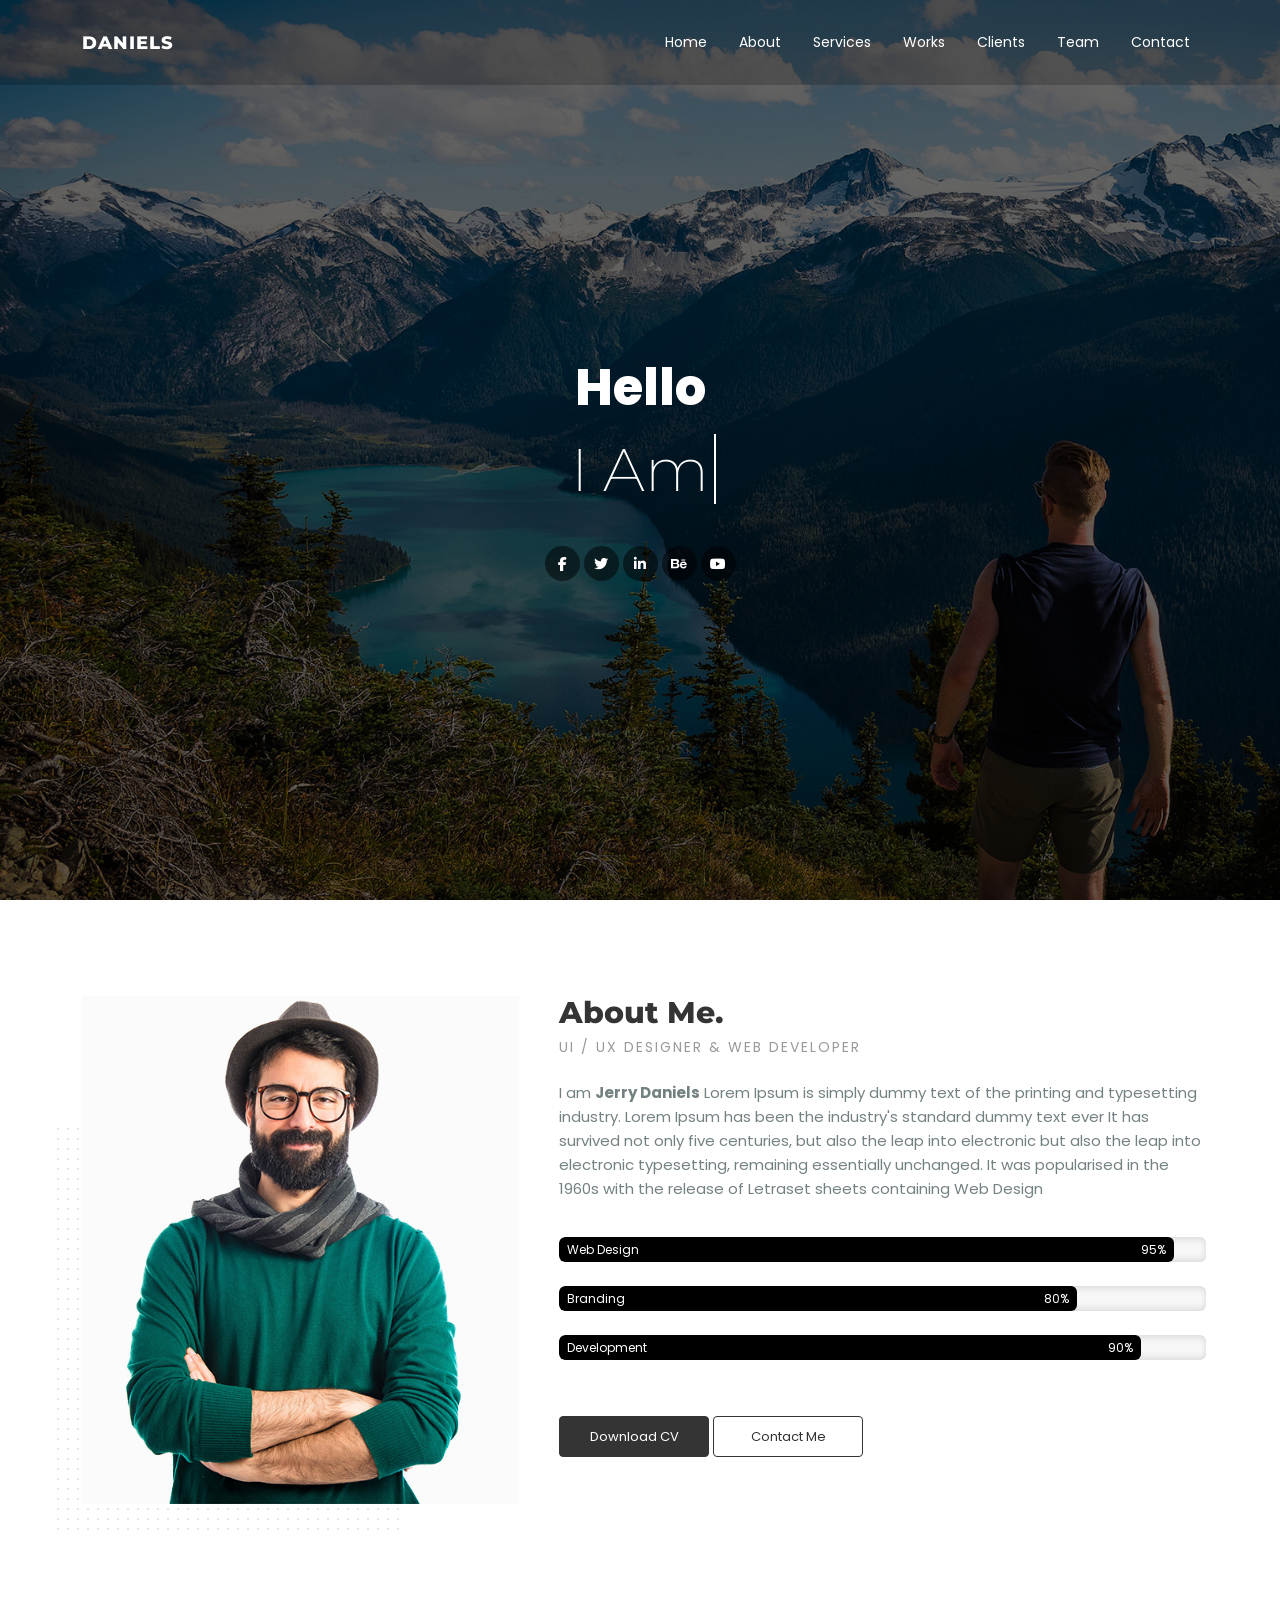
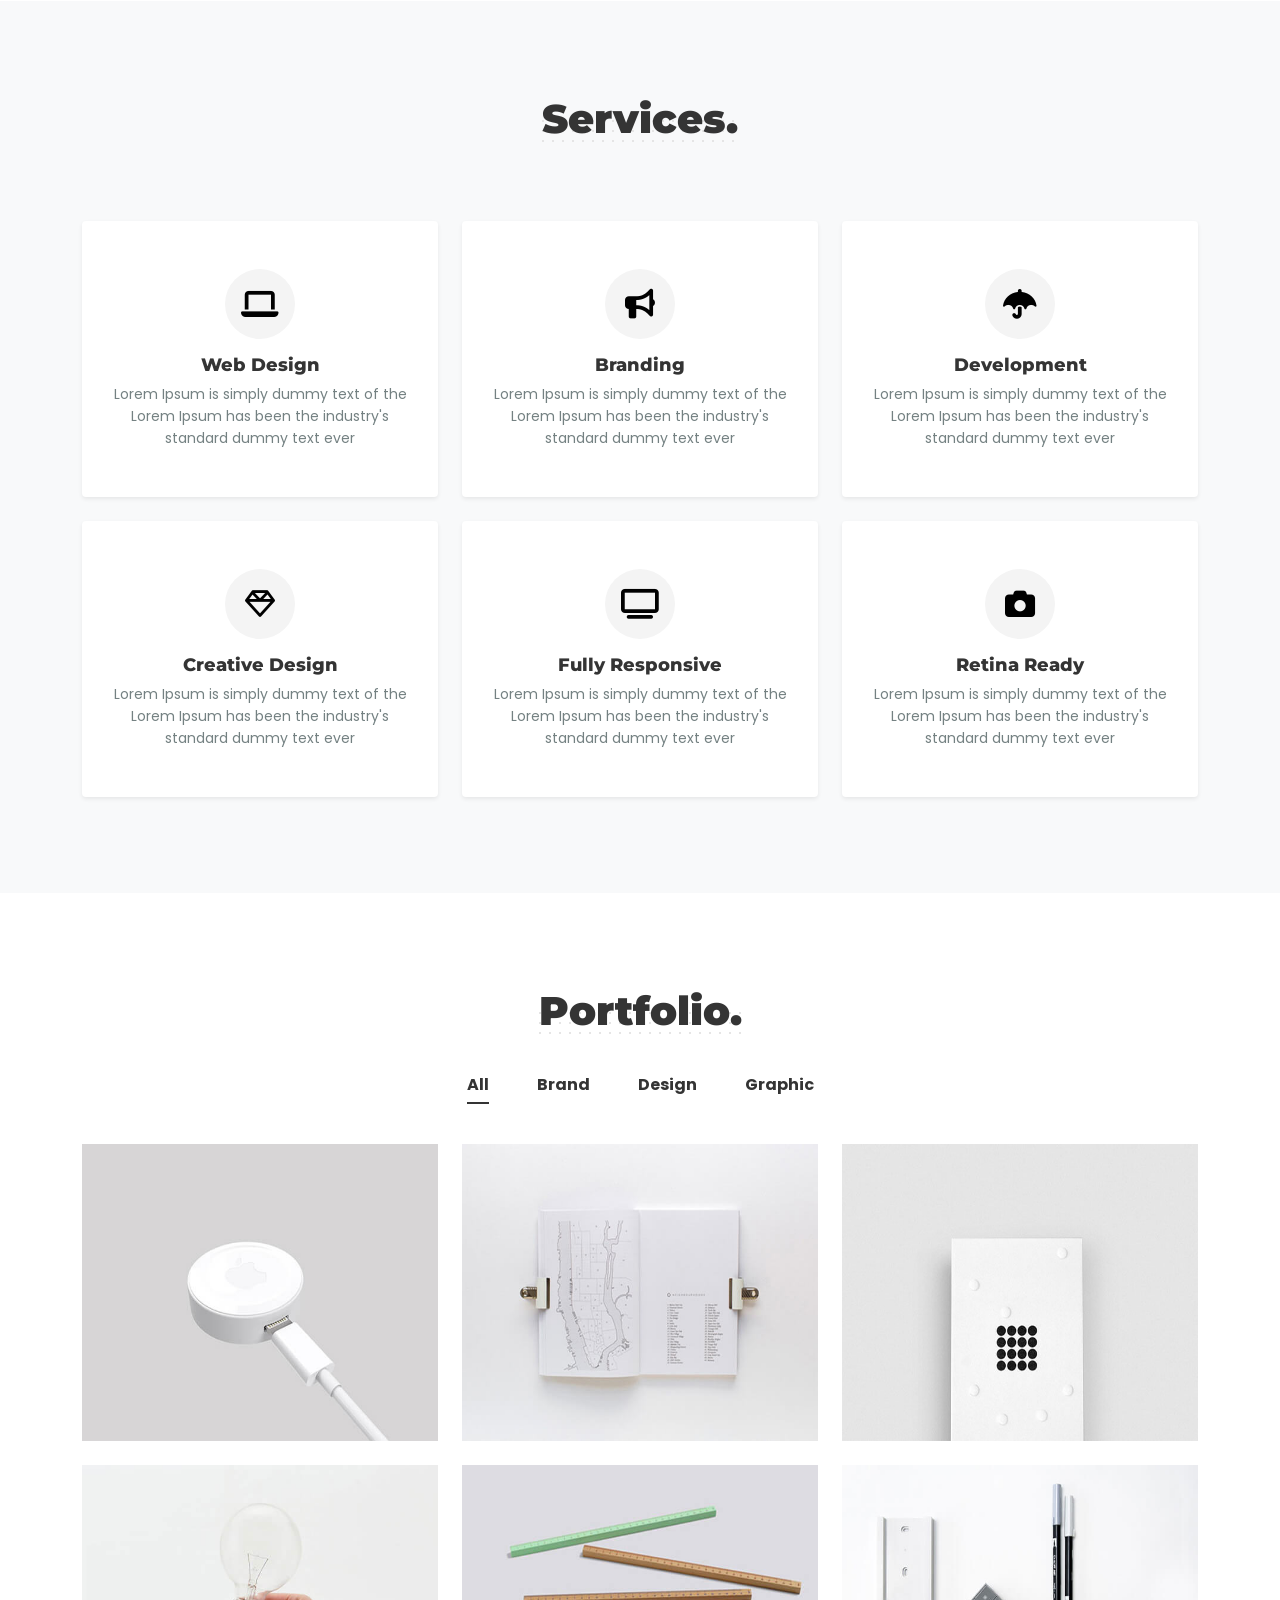
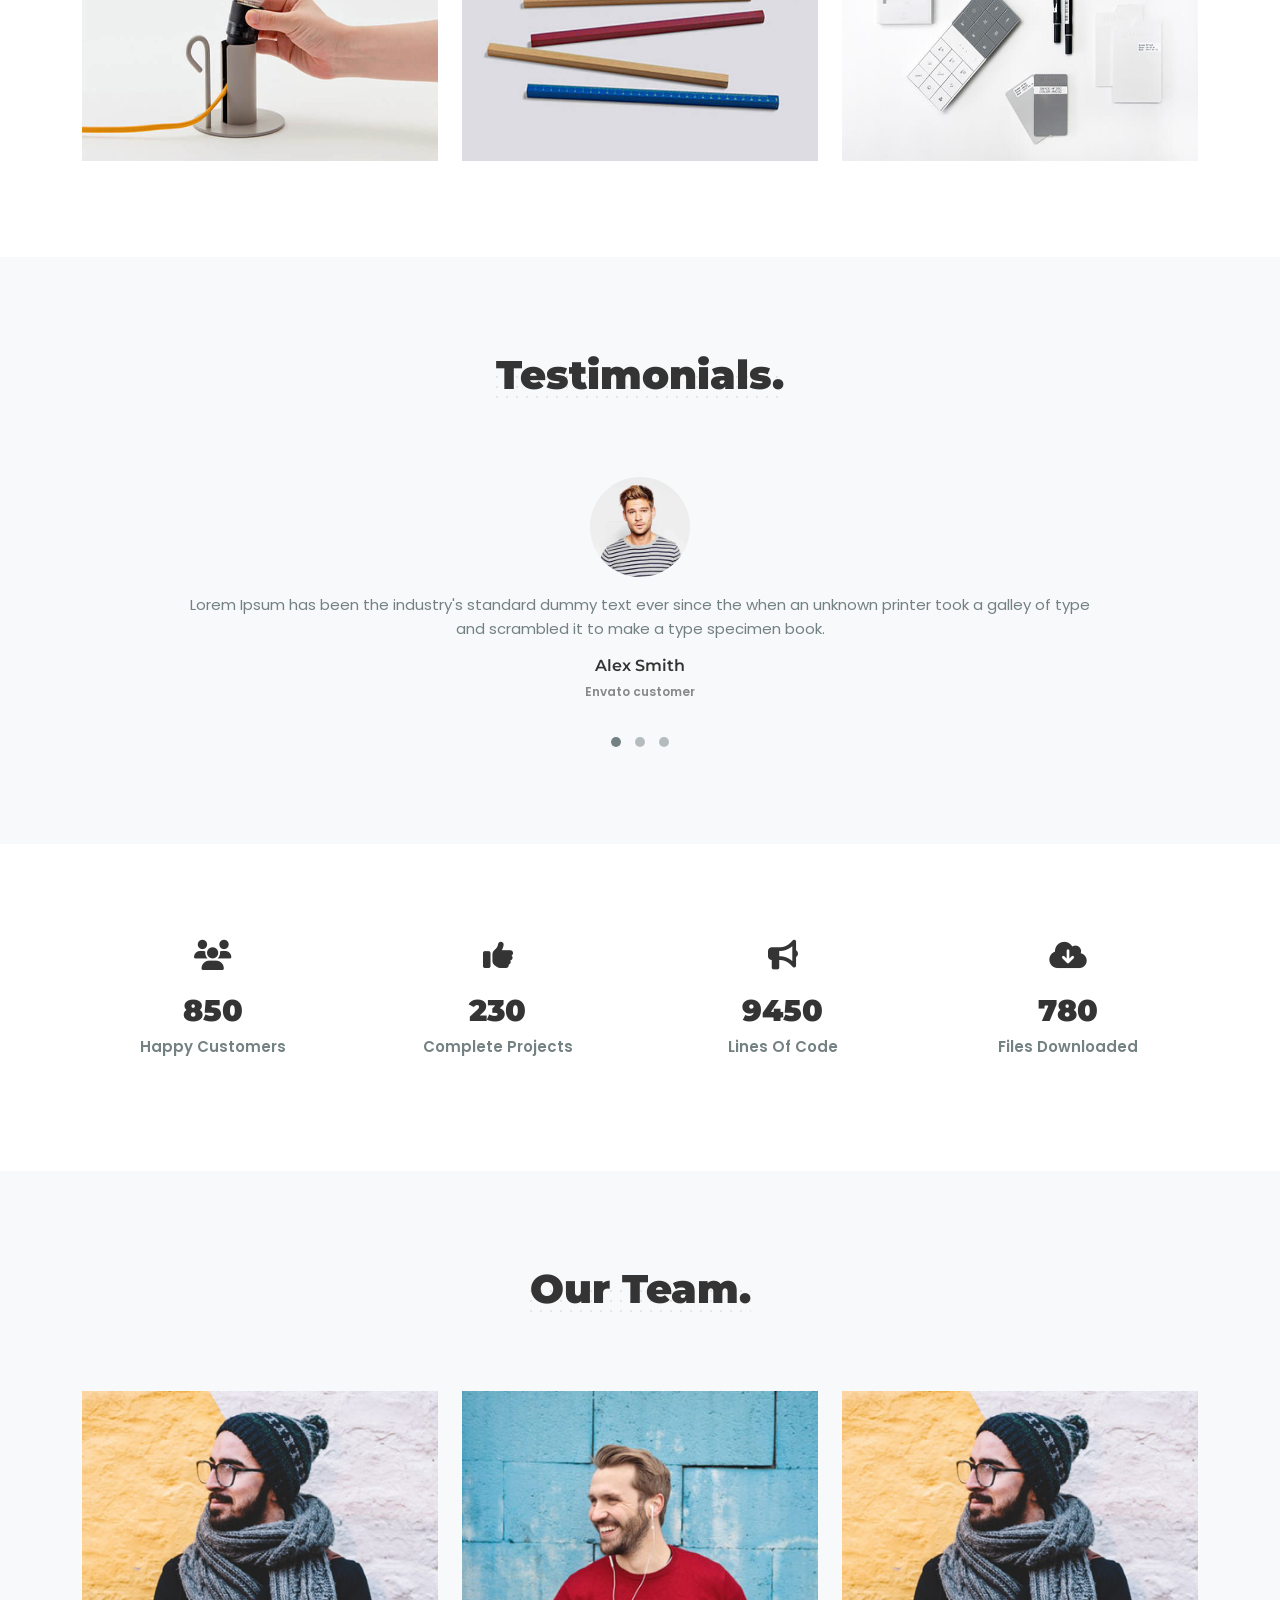
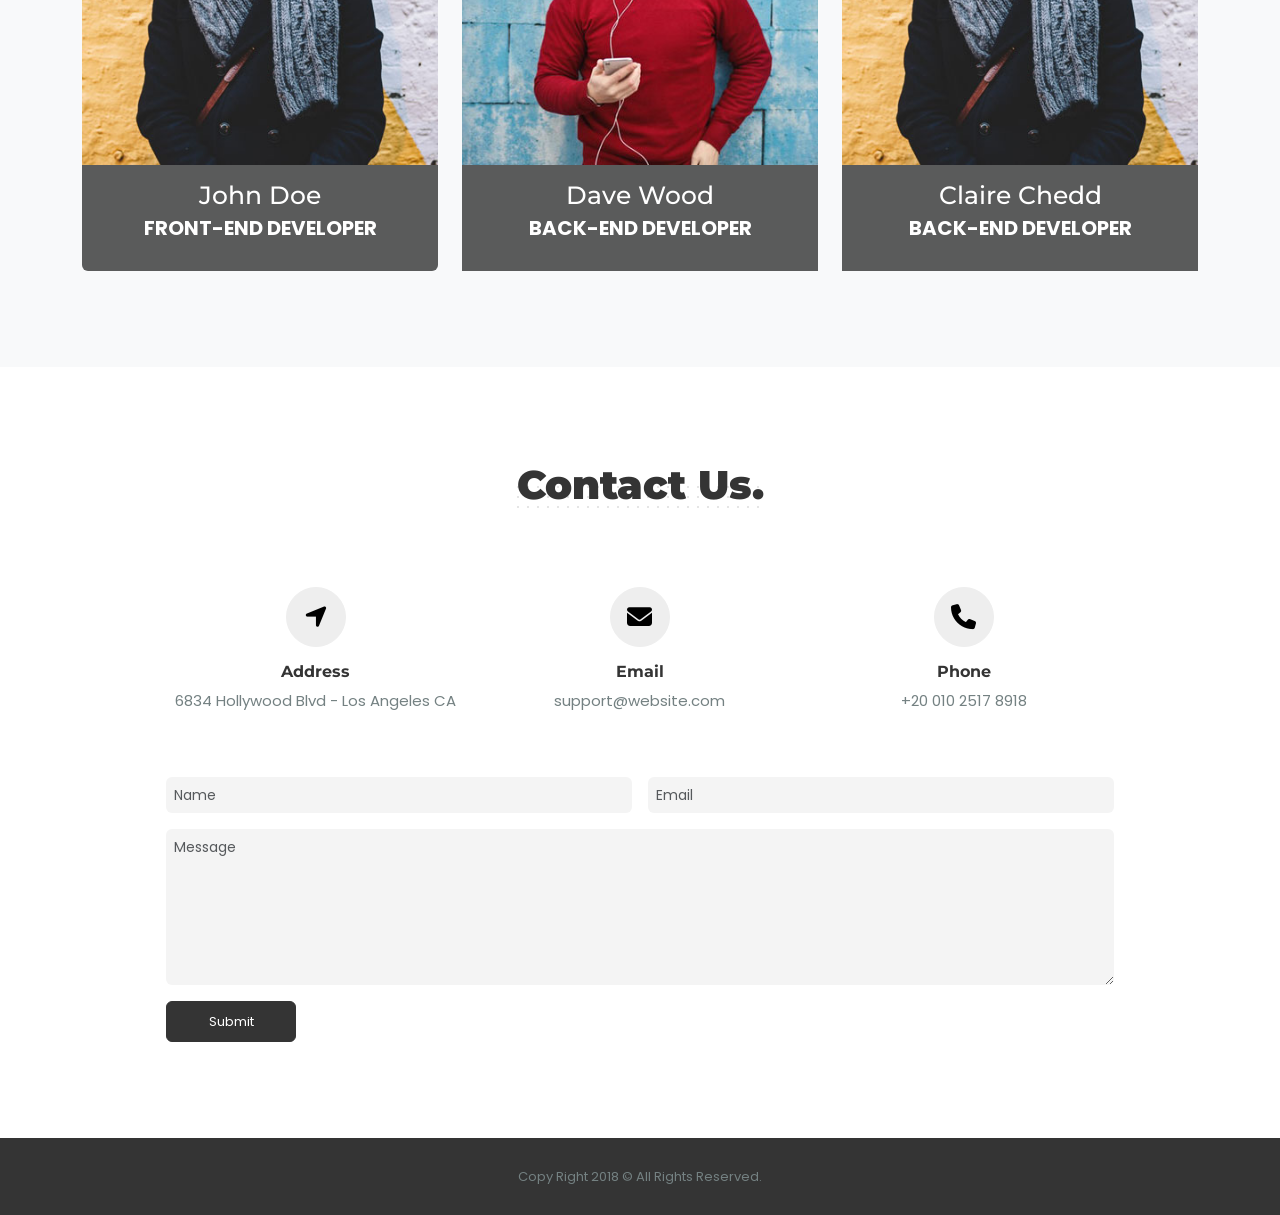
<file: index.html>
<html>
    <head>
        
        <link rel="shortcut icon" href="./imgs/favicon.ico" type="image/x-icon">
        <title>Daniels</title>
        <link rel="preconnect" href="https://fonts.googleapis.com">
        <link rel="preconnect" href="https://fonts.gstatic.com" crossorigin>
        <link href="https://fonts.googleapis.com/css2?family=Montserrat:ital,wght@0,100..900;1,100..900&family=Poppins:ital,wght@0,100;0,200;0,300;0,400;0,500;0,600;0,700;0,800;0,900;1,100;1,200;1,300;1,400;1,500;1,600;1,700;1,800;1,900&display=swap" rel="stylesheet">
        <link rel="stylesheet" href="./css/all.min.css">
        <link rel="stylesheet" href="./css/bootstrap.min.css">
        <link rel="stylesheet" href="./css/style.css">

    </head>
    <body data-bs-spy="scroll" data-bs-target="#navbar-scroll" tabindex="0">
        <div class="loader d-flex justify-content-center align-items-center position-fixed top-0 start-0 end-0 bottom-0 bg-transparent z-2">
            <div class="first-spinner-container position-absolute z-2 bg-white top-0 start-0 end-0 h-50"></div>
            <div class="second-spinner-container position-absolute z-2 bg-white bottom-0 start-0 end-0 h-50"></div>
            <div class=" spinner-border position-absolute z-3" role="status">
              <span class="visually-hidden">Loading...</span>
            </div>
        </div>
        <nav class="navbar navbar-expand-lg bg-nav-color fixed-top top-0 start-0 w-100 z-1" data-bs-theme="dark" >
            <div class="container py-3">
              <a class="logo navbar-brand text-uppercase py-0" href="#">
                Daniels
              </a>
              <button class="navbar-toggler py-sm-4 " type="button" data-bs-toggle="collapse" data-bs-target="#navbarSupportedContent" aria-controls="navbarSupportedContent" aria-expanded="false" aria-label="Toggle navigation">
                <i class="fa-solid fa-bars text-white fa-xl"></i>
              </button>
              <div class="collapse navbar-collapse " id="navbarSupportedContent">
                <ul class="navbar-nav ms-auto mb-2 mb-lg-0 gap-3" id="navbar-scroll">
                  <li class="nav-item d-flex justify-content-center">
                    <a class="nav-link  position-relative active" aria-current="page" href="#home">Home</a>
                  </li>
                  <li class="nav-item d-flex justify-content-center">
                    <a class="nav-link position-relative" href="#about">About</a>
                  </li>
                  <li class="nav-item d-flex justify-content-center">
                    <a class="nav-link position-relative" href="#services">Services</a>
                  </li>
                  <li class="nav-item d-flex justify-content-center">
                    <a class="nav-link position-relative" href="#works">Works</a>
                  </li>
                  <li class="nav-item d-flex justify-content-center">
                    <a class="nav-link position-relative" href="#clients">Clients</a>
                  </li>
                  <li class="nav-item d-flex justify-content-center">
                    <a class="nav-link position-relative" href="#team">Team</a>
                  </li>
                  <li class="nav-item d-flex justify-content-center">
                    <a class="nav-link position-relative" href="#contact">Contact</a>
                  </li>
                  
                </ul>
              </div>
            </div>
        </nav>
        <section id="home">
            <div class="container-fluid hero-img position-relative top-0 z-n1">
                <div class="layer z-n1"></div>
                <div class="container d-flex flex-wrap align-items-center justify-content-center h-100">
                    <div class="hero-content text-center text-white">
                        <p class="mb-2 pt-5">Hello</p>
                        <h1 class="mb-0 text-capitalize position-relative z-0"> i am <span></span></h1>
                        <div class="social-icons">
                          <ul class="d-flex justify-content-center align-items-center gap-1 list-unstyled ">
                              <li class="bg-black bg-opacity-50 rounded-circle fa-sm"><a href="#"><i class="fa-brands fa-facebook-f text-white"></i></a></li>
                              <li class="bg-black bg-opacity-50 rounded-circle fa-sm"><a href="#"><i class="fa-brands fa-twitter text-white"></i></a></li>
                              <li class="bg-black bg-opacity-50 rounded-circle fa-sm"><a href="#"><i class="fa-brands fa-linkedin-in text-white"></i></a></li>
                              <li class="bg-black bg-opacity-50 rounded-circle fa-sm"><a href="#"><i class="fa-brands fa-behance text-white"></i></a></li>
                              <li class="bg-black bg-opacity-50 rounded-circle fa-sm"><a href="#"><i class="fa-brands fa-youtube text-white"></i></a></li>
                          </ul>
                      </div>
                    </div>
                </div>
            </div>
            
        </section>        
        <section id="about" class="py-5 mx-4">
            <div class="container my-5">
                <div class="row g-5">
                  <div class="col-lg-5">
                    <div class="about-img position-relative">
                        <img src="./imgs/hero.jpg" alt="about-img" class="img-fluid w-100 position-relative z-0">
                    </div>
                  </div>
                    <div class="col-lg-7 px-md-2 px-lg-4 px-xl-3">
                        <div class="about-content">
                            <h2 class="text-capitalize section-about-title">About Me.</h2>
                            <span class="text-uppercase span-1">UI / UX Designer & Web Developer</span>
                            <p class="mt-4 mb-1">I am <span class="span-2">Jerry Daniels</span> Lorem Ipsum is simply dummy text of the printing and typesetting industry. Lorem Ipsum has been the industry's standard dummy text ever It has survived not only five centuries, but also the leap into electronic but also the leap into electronic typesetting, remaining essentially unchanged. It was popularised in the 1960s with the release of Letraset sheets containing
                              Web Design</p>
                            <div class="about-skills pt-4">
                              <div class="progress rounded mt-2 mb-4" role="progressbar" aria-label="Basic example" aria-valuenow="75" aria-valuemin="0" aria-valuemax="100" style="height: 25px">
                                <div class="progress-bar rounded web-bar-animation" style="width: 25%" >
                                  <div class="d-flex justify-content-between px-2">
                                    <span class="span-3">Web Design</span>
                                    <span class="span-4">95%</span>
                                  </div>
                                </div>
                              </div>
                              <div class="progress rounded mt-2 mb-4" role="progressbar" aria-label="Basic example" aria-valuenow="75" aria-valuemin="0" aria-valuemax="100" style="height: 25px">
                                <div class="progress-bar bg-black rounded brand-bar-animation" style="width: 25%">
                                  <div class="d-flex justify-content-between px-2">
                                    <span class="span-3">Branding</span>
                                    <span class="span-4">80%</span>
                                  </div>
                                </div>
                              </div>
                              <div class="progress rounded mt-2 mb-2" role="progressbar" aria-label="Basic example" aria-valuenow="75" aria-valuemin="0" aria-valuemax="100" style="height: 25px">
                                <div class="progress-bar rounded develop-bar-animation" style="width: 25%" >
                                  <div class="d-flex justify-content-between px-2">
                                    <span class="span-3">Development</span>
                                    <span class="span-4">90%</span>
                                  </div>
                                </div>
                              </div>
                              
                            </div>
                            <div class="buttons py-5">
                                <button type="button" class="rounded-1 btn btn-download-custom px-3">Download CV</button>
                                <button type="button" class="rounded-1 btn-contact-custom px-3">Contact Me</button>
                            </div>

                        </div>
                    </div>
                </div>
            </div>
        </section>
        <section id="services" class="py-5 bg-body-tertiary">
          <div class="container my-5">
            <div class="section-title d-flex justify-content-center pb-4">
              <h2 class="text-capitalize position-relative section-titles z-0"> Services.</h2>
            </div>
              <div class="row g-4 pt-5 d-flex justify-content-center">
                <div class="col-lg-4 ">
                    <div class="services-item bg-white shadow-sm rounded-1 px-4 py-5 d-flex flex-column align-items-center">
                        <div class="services-icon icons-style mb-3 d-flex justify-content-center align-items-center rounded-circle">
                          <i class="fa-solid fa-laptop"></i>
                        </div>
                        <h3 class="text-capitalize">web design</h3>
                        <p class="mb-0 text-center">Lorem Ipsum is simply dummy text of the Lorem Ipsum has been the industry's standard dummy text ever</p>
                    </div>
                </div>
                
                <div class="col-lg-4">
                  <div class="services-item bg-white shadow-sm rounded-1 px-4 py-5 d-flex flex-column align-items-center">
                      <div class="services-icon icons-style mb-3 d-flex justify-content-center align-items-center rounded-circle">
                        <i class="fa-solid fa-bullhorn"></i>
                      </div>
                      <h3 class="text-capitalize">Branding</h3>
                      <p class="mb-0 text-center">Lorem Ipsum is simply dummy text of the Lorem Ipsum has been the industry's standard dummy text ever</p>
                  </div>
              </div>

              <div class="col-lg-4">
                <div class="services-item bg-white shadow-sm rounded-1 px-4 py-5 d-flex flex-column align-items-center">
                    <div class="services-icon icons-style mb-3 d-flex justify-content-center align-items-center rounded-circle">
                      <i class="fa-solid fa-umbrella"></i>
                    </div>
                    <h3 class="text-capitalize">Development</h3>
                    <p class="mb-0 text-center">Lorem Ipsum is simply dummy text of the Lorem Ipsum has been the industry's standard dummy text ever</p>
                </div>
            </div>
            <div class="col-lg-4">
              <div class="services-item bg-white shadow-sm rounded-1 px-4 py-5 d-flex flex-column align-items-center">
                  <div class="services-icon icons-style mb-3 d-flex justify-content-center align-items-center rounded-circle">
                    <i class="fa-regular fa-gem"></i>
                  </div>
                  <h3 class="text-capitalize">creative design</h3>
                  <p class="mb-0 text-center">Lorem Ipsum is simply dummy text of the Lorem Ipsum has been the industry's standard dummy text ever</p>
              </div>
          </div>
          <div class="col-lg-4">
            <div class="services-item bg-white shadow-sm rounded-1 px-4 py-5 d-flex flex-column align-items-center">
                <div class="services-icon icons-style mb-3 d-flex justify-content-center align-items-center rounded-circle">
                  <i class="fa-solid fa-tv"></i>
                </div>
                <h3 class="text-capitalize">Fully Responsive</h3>
                <p class="mb-0 text-center">Lorem Ipsum is simply dummy text of the Lorem Ipsum has been the industry's standard dummy text ever</p>
            </div>
        </div>
        <div class="col-lg-4">
          <div class="services-item bg-white shadow-sm rounded-1 px-4 py-5 d-flex flex-column align-items-center">
              <div class="services-icon icons-style mb-3 d-flex justify-content-center align-items-center rounded-circle">
                <i class="fa-solid fa-camera"></i>
              </div>
              <h3 class="text-capitalize">retina ready</h3>
              <p class="mb-0 text-center">Lorem Ipsum is simply dummy text of the Lorem Ipsum has been the industry's standard dummy text ever</p>
          </div>
      </div>
            </div>
            </div>
        </section>
        <section id="works" class="py-5">
          <div class="container py-5">
            <div class="section-title d-flex justify-content-center pb-4">
              <h2 class="text-capitalize position-relative section-titles z-0"> Portfolio.</h2>
            </div>
            <div class="portfolio">
              <ul class="nav nav-pills mb-3 d-flex justify-content-center gap-5" id="pills-tab" role="tablist">
                <li class="nav-item " role="presentation">
                  <button class="px-0 nav-link portfolio-nav-item position-relative active" id="pills-home-tab" data-bs-toggle="pill" data-bs-target="#all" type="button" role="tab" aria-controls="pills-home" aria-selected="true">All</button>
                </li>
                <li class="nav-item" role="presentation">
                  <button class="px-0 nav-link portfolio-nav-item position-relative" id="pills-profile-tab" data-bs-toggle="pill" data-bs-target="#brand" type="button" role="tab" aria-controls="pills-profile" aria-selected="false">Brand</button>
                </li>
                <li class="nav-item" role="presentation">
                  <button class="px-0 nav-link portfolio-nav-item position-relative" id="pills-contact-tab" data-bs-toggle="pill" data-bs-target="#design" type="button" role="tab" aria-controls="pills-contact" aria-selected="false">Design</button>
                </li>
                <li class="nav-item" role="presentation">
                  <button class="px-0 nav-link portfolio-nav-item position-relative" id="pills-contact-tab" data-bs-toggle="pill" data-bs-target="#graphic" type="button" role="tab" aria-controls="pills-contact" aria-selected="false">Graphic</button>
                </li>
              </ul>
              <div class="tab-content" id="pills-tabContent">
                <div class="tab-pane fade show active" id="all" role="tabpanel" aria-labelledby="pills-home-tab" tabindex="0">
                  <div class="row g-4 pt-4">
                    <div class="col-md-6 col-lg-4">
                      <div class="portfolio-item position-relative overflow-hidden">
                        <img src="./imgs/portfolio/1.jpg" alt="portfolio" class="w-100 portfolio-img img-fluid">
                        <div class="overlayer d-flex flex-column align-items-center justify-content-center">
                          <div class="inner-content d-flex flex-column align-items-center justify-content-center">
                            <h3 class="text-uppercase">web design</h3>
                            <div class="layer-icons d-flex justify-content-center gap-2">
                              <span class="d-flex justify-content-center align-items-center rounded-circle">
                                <i class="fa-solid fa-link-slash"></i>
                              </span>
                              <span class="d-flex justify-content-center align-items-center rounded-circle">
                                <i class="fa-solid fa-magnifying-glass-plus"></i>
                              </span>
                            </div>
                          </div>
                        </div>
                      </div>
                    </div>
                    <div class="col-md-6 col-lg-4">
                      <div class="portfolio-item position-relative overflow-hidden">
                        <img src="./imgs/portfolio/2.jpg" alt="portfolio" class="w-100 portfolio-img img-fluid">
                        <div class="overlayer d-flex flex-column align-items-center justify-content-center">
                          <div class="inner-content d-flex flex-column align-items-center justify-content-center">
                            <h3 class="text-uppercase">web design</h3>
                            <div class="layer-icons d-flex justify-content-center gap-2">
                              <span class="d-flex justify-content-center align-items-center rounded-circle">
                                <i class="fa-solid fa-link-slash"></i>
                              </span>
                              <span class="d-flex justify-content-center align-items-center rounded-circle">
                                <i class="fa-solid fa-magnifying-glass-plus"></i>
                              </span>
                            </div>
                          </div>
                        </div>
                      </div>
                    </div>
                    <div class="col-md-6 col-lg-4">
                      <div class="portfolio-item position-relative overflow-hidden">
                        <img src="./imgs/portfolio/3.jpg" alt="portfolio" class="w-100 portfolio-img img-fluid">
                        <div class="overlayer d-flex flex-column align-items-center justify-content-center">
                          <div class="inner-content d-flex flex-column align-items-center justify-content-center">
                            <h3 class="text-uppercase">web design</h3>
                            <div class="layer-icons d-flex justify-content-center gap-2">
                              <span class="d-flex justify-content-center align-items-center rounded-circle">
                                <i class="fa-solid fa-link-slash"></i>
                              </span>
                              <span class="d-flex justify-content-center align-items-center rounded-circle">
                                <i class="fa-solid fa-magnifying-glass-plus"></i>
                              </span>
                            </div>
                          </div>
                        </div>
                      </div>
                    </div>
                    <div class="col-md-6 col-lg-4">
                      <div class="portfolio-item position-relative overflow-hidden">
                        <img src="./imgs/portfolio/4.jpg" alt="portfolio" class="w-100 portfolio-img img-fluid">
                        <div class="overlayer d-flex flex-column align-items-center justify-content-center">
                          <div class="inner-content d-flex flex-column align-items-center justify-content-center">
                            <h3 class="text-uppercase">web design</h3>
                            <div class="layer-icons d-flex justify-content-center gap-2">
                              <span class="d-flex justify-content-center align-items-center rounded-circle">
                                <i class="fa-solid fa-link-slash"></i>
                              </span>
                              <span class="d-flex justify-content-center align-items-center rounded-circle">
                                <i class="fa-solid fa-magnifying-glass-plus"></i>
                              </span>
                            </div>
                          </div>
                        </div>
                      </div>
                    </div>
                    <div class="col-md-6 col-lg-4">
                      <div class="portfolio-item position-relative overflow-hidden">
                        <img src="./imgs/portfolio/5.jpg" alt="portfolio" class="w-100 portfolio-img img-fluid">
                        <div class="overlayer d-flex flex-column align-items-center justify-content-center">
                          <div class="inner-content d-flex flex-column align-items-center justify-content-center">
                            <h3 class="text-uppercase">web design</h3>
                            <div class="layer-icons d-flex justify-content-center gap-2">
                              <span class="d-flex justify-content-center align-items-center rounded-circle">
                                <i class="fa-solid fa-link-slash"></i>
                              </span>
                              <span class="d-flex justify-content-center align-items-center rounded-circle">
                                <i class="fa-solid fa-magnifying-glass-plus"></i>
                              </span>
                            </div>
                          </div>
                        </div>
                      </div>
                    </div>
                    <div class="col-md-6 col-lg-4">
                      <div class="portfolio-item position-relative overflow-hidden">
                        <img src="./imgs/portfolio/6.jpg" alt="portfolio" class="w-100 portfolio-img img-fluid">
                        <div class="overlayer d-flex flex-column align-items-center justify-content-center">
                          <div class="inner-content d-flex flex-column align-items-center justify-content-center">
                            <h3 class="text-uppercase">web design</h3>
                            <div class="layer-icons d-flex justify-content-center gap-2">
                              <span class="d-flex justify-content-center align-items-center rounded-circle">
                                <i class="fa-solid fa-link-slash"></i>
                              </span>
                              <span class="d-flex justify-content-center align-items-center rounded-circle">
                                <i class="fa-solid fa-magnifying-glass-plus"></i>
                              </span>
                            </div>
                          </div>
                        </div>
                      </div>
                    </div>

                  </div>
                </div>
                <div class="tab-pane fade" id="brand" role="tabpanel" aria-labelledby="pills-profile-tab" tabindex="0">
                  <div class="row g-4 pt-4">
                    
                    <div class="col-md-6 col-lg-4">
                      <div class="portfolio-item position-relative overflow-hidden">
                        <img src="./imgs/portfolio/4.jpg" alt="portfolio" class="w-100 portfolio-img img-fluid">
                        <div class="overlayer d-flex flex-column align-items-center justify-content-center">
                          <div class="inner-content d-flex flex-column align-items-center justify-content-center">
                            <h3 class="text-uppercase">web design</h3>
                            <div class="layer-icons d-flex justify-content-center gap-2">
                              <span class="d-flex justify-content-center align-items-center rounded-circle">
                                <i class="fa-solid fa-link-slash"></i>
                              </span>
                              <span class="d-flex justify-content-center align-items-center rounded-circle">
                                <i class="fa-solid fa-magnifying-glass-plus"></i>
                              </span>
                            </div>
                          </div>
                        </div>
                      </div>
                    </div>
                    
                    <div class="col-md-6 col-lg-4">
                      <div class="portfolio-item position-relative overflow-hidden">
                        <img src="./imgs/portfolio/6.jpg" alt="portfolio" class="w-100 portfolio-img img-fluid">
                        <div class="overlayer d-flex flex-column align-items-center justify-content-center">
                          <div class="inner-content d-flex flex-column align-items-center justify-content-center">
                            <h3 class="text-uppercase">web design</h3>
                            <div class="layer-icons d-flex justify-content-center gap-2">
                              <span class="d-flex justify-content-center align-items-center rounded-circle">
                                <i class="fa-solid fa-link-slash"></i>
                              </span>
                              <span class="d-flex justify-content-center align-items-center rounded-circle">
                                <i class="fa-solid fa-magnifying-glass-plus"></i>
                              </span>
                            </div>
                          </div>
                        </div>
                      </div>
                    </div>

                  </div>
                </div>
                <div class="tab-pane fade" id="design" role="tabpanel" aria-labelledby="pills-contact-tab" tabindex="0">
                  <div class="row g-4 pt-4">
                    
                    <div class="col-md-6 col-lg-4">
                      <div class="portfolio-item position-relative overflow-hidden">
                        <img src="./imgs/portfolio/2.jpg" alt="portfolio" class="w-100 portfolio-img img-fluid">
                        <div class="overlayer d-flex flex-column align-items-center justify-content-center">
                          <div class="inner-content d-flex flex-column align-items-center justify-content-center">
                            <h3 class="text-uppercase">web design</h3>
                            <div class="layer-icons d-flex justify-content-center gap-2">
                              <span class="d-flex justify-content-center align-items-center rounded-circle">
                                <i class="fa-solid fa-link-slash"></i>
                              </span>
                              <span class="d-flex justify-content-center align-items-center rounded-circle">
                                <i class="fa-solid fa-magnifying-glass-plus"></i>
                              </span>
                            </div>
                          </div>
                        </div>
                      </div>
                    </div>
                    <div class="col-md-6 col-lg-4">
                      <div class="portfolio-item position-relative overflow-hidden">
                        <img src="./imgs/portfolio/5.jpg" alt="portfolio" class="w-100 portfolio-img img-fluid">
                        <div class="overlayer d-flex flex-column align-items-center justify-content-center">
                          <div class="inner-content d-flex flex-column align-items-center justify-content-center">
                            <h3 class="text-uppercase">web design</h3>
                            <div class="layer-icons d-flex justify-content-center gap-2">
                              <span class="d-flex justify-content-center align-items-center rounded-circle">
                                <i class="fa-solid fa-link-slash"></i>
                              </span>
                              <span class="d-flex justify-content-center align-items-center rounded-circle">
                                <i class="fa-solid fa-magnifying-glass-plus"></i>
                              </span>
                            </div>
                          </div>
                        </div>
                      </div>
                    </div>
                    
                  </div>

                </div>
                <div class="tab-pane fade" id="graphic" role="tabpanel" aria-labelledby="pills-contact-tab" tabindex="0">
                  <div class="row g-4 pt-4">
                    <div class="col-md-6 col-lg-4">
                      <div class="portfolio-item position-relative overflow-hidden">
                        <img src="./imgs/portfolio/1.jpg" alt="portfolio" class="w-100 portfolio-img img-fluid">
                        <div class="overlayer d-flex flex-column align-items-center justify-content-center">
                          <div class="inner-content d-flex flex-column align-items-center justify-content-center">
                            <h3 class="text-uppercase">web design</h3>
                            <div class="layer-icons d-flex justify-content-center gap-2">
                              <span class="d-flex justify-content-center align-items-center rounded-circle">
                                <i class="fa-solid fa-link-slash"></i>
                              </span>
                              <span class="d-flex justify-content-center align-items-center rounded-circle">
                                <i class="fa-solid fa-magnifying-glass-plus"></i>
                              </span>
                            </div>
                          </div>
                        </div>
                      </div>
                    </div>
                    
                    <div class="col-md-6 col-lg-4">
                      <div class="portfolio-item position-relative overflow-hidden">
                        <img src="./imgs/portfolio/3.jpg" alt="portfolio" class="w-100 portfolio-img img-fluid">
                        <div class="overlayer d-flex flex-column align-items-center justify-content-center">
                          <div class="inner-content d-flex flex-column align-items-center justify-content-center">
                            <h3 class="text-uppercase">web design</h3>
                            <div class="layer-icons d-flex justify-content-center gap-2">
                              <span class="d-flex justify-content-center align-items-center rounded-circle">
                                <i class="fa-solid fa-link-slash"></i>
                              </span>
                              <span class="d-flex justify-content-center align-items-center rounded-circle">
                                <i class="fa-solid fa-magnifying-glass-plus"></i>
                              </span>
                            </div>
                          </div>
                        </div>
                      </div>
                    </div>
                    
                    <div class="col-md-6 col-lg-4">
                      <div class="portfolio-item position-relative overflow-hidden">
                        <img src="./imgs/portfolio/5.jpg" alt="portfolio" class="w-100 portfolio-img img-fluid">
                        <div class="overlayer d-flex flex-column align-items-center justify-content-center">
                          <div class="inner-content d-flex flex-column align-items-center justify-content-center">
                            <h3 class="text-uppercase">web design</h3>
                            <div class="layer-icons d-flex justify-content-center gap-2">
                              <span class="d-flex justify-content-center align-items-center rounded-circle">
                                <i class="fa-solid fa-link-slash"></i>
                              </span>
                              <span class="d-flex justify-content-center align-items-center rounded-circle">
                                <i class="fa-solid fa-magnifying-glass-plus"></i>
                              </span>
                            </div>
                          </div>
                        </div>
                      </div>
                    </div>
                    

                  </div>

                </div>
              </div>
            </div>
          </div>
        </section>
        <section id="clients" class="py-5 bg-body-tertiary">
          <div class="container my-5">
            <div class="section-title d-flex justify-content-center pb-4">
              <h2 class="text-capitalize position-relative section-titles z-0"> Testimonials.</h2>
            </div>
            <div id="carouselExampleIndicators" class="carousel slide py-5" data-bs-ride="carousel">
              <div class="carousel-indicators gap-2">
                <button type="button" data-bs-target="#carouselExampleIndicators" data-bs-slide-to="0" class="active" aria-current="true" aria-label="Slide 1"></button>
                <button type="button" data-bs-target="#carouselExampleIndicators" data-bs-slide-to="1" aria-label="Slide 2"></button>
                <button type="button" data-bs-target="#carouselExampleIndicators" data-bs-slide-to="2" aria-label="Slide 3"></button>
              </div>
              <div class="carousel-inner">
                <div class="carousel-item active">
                  <div class="client-container d-flex flex-column align-items-center justify-content-center">
                    <div class="client-img ">
                      <img src="./imgs/1_New1.jpg" alt="client" class=" w-100 rounded-circle">
                    </div>
                    <div class="client-text d-flex flex-column align-items-center justify-content-center px-md-0 px-lg-4 px-xl-5">
                      <p class="my-3 px-md-0 px-lg-5 mx-lg-2 px-4 text-center">
                        Lorem Ipsum has been the industry's standard dummy text ever
                        since the when an unknown printer took a galley of type and
                        scrambled it to make a type specimen book.
                      </p>
                      <h3 class="text-capitalize text-center">alex smith</h3>
                      <span>Envato customer</span>
                    </div>
                  </div>
                  
                </div>
                <div class="carousel-item">
                  <div class="client-container d-flex flex-column align-items-center justify-content-center">
                    <div class="client-img ">
                      <img src="./imgs/1_New1.jpg" alt="client" class=" w-100 rounded-circle">
                    </div>
                    <div class="client-text d-flex flex-column align-items-center justify-content-center px-md-0 px-lg-4 px-xl-5">
                      <p class="my-3 px-md-0 px-lg-5 mx-lg-2 px-4 text-center">
                        Lorem Ipsum has been the industry's standard dummy text ever
                        since the when an unknown printer took a galley of type and
                        scrambled it to make a type specimen book.
                      </p>
                      <h3 class="text-capitalize text-center">alex smith</h3>
                      <span>Envato customer</span>
                    </div>
                  </div>
                </div>
                <div class="carousel-item">
                  <div class="client-container d-flex flex-column align-items-center justify-content-center">
                    <div class="client-img ">
                      <img src="./imgs/1_New1.jpg" alt="client" class=" w-100 rounded-circle">
                    </div>
                    <div class="client-text d-flex flex-column align-items-center justify-content-center px-md-0 px-lg-4 px-xl-5">
                      <p class="my-3 px-md-0 px-lg-5 mx-lg-2 text-center">
                        Lorem Ipsum has been the industry's standard dummy text ever
                        since the when an unknown printer took a galley of type and
                        scrambled it to make a type specimen book.
                      </p>
                      <h3 class="text-capitalize text-center">alex smith</h3>
                      <span>Envato customer</span>
                    </div>
                  </div>
                </div>
              </div>
            </div>
          </div>

        </section>
        <section id="indicatiors" class="py-5">
          <div class="container my-5">
            <div class="row">
              <div class="col-sm-12 col-lg-3">
                <div class="indicator-container d-flex flex-column align-items-center justify-content-center">
                  <div class="indicator-icon pb-4 d-flex justify-content-center align-items-center rounded-circle">
                    <i class="fa-solid fa-users"></i>
                  </div>
                  <h3 class="text-capitalize text-center">850</h3>
                  <p>Happy Customers</p>
                </div>
              </div>
              <div class="col-sm-12 col-lg-3">
                <div class="indicator-container d-flex flex-column align-items-center justify-content-center">
                  <div class="indicator-icon pb-4 d-flex justify-content-center align-items-center rounded-circle">
                    <i class="fa-solid fa-thumbs-up"></i>
                  </div>
                  <h3 class="text-capitalize text-center">230</h3>
                  <p>Complete Projects</p>
                </div>
              </div>
              <div class="col-sm-12 col-lg-3">
                <div class="indicator-container d-flex flex-column align-items-center justify-content-center">
                  <div class="indicator-icon pb-4 d-flex justify-content-center align-items-center rounded-circle">
                    <i class="fa-solid fa-bullhorn"></i>
                  </div>
                  <h3 class="text-capitalize text-center">9450</h3>
                  <p>Lines Of Code</p>
                </div>
              </div>
              <div class="col-sm-12 col-lg-3">
                <div class="indicator-container d-flex flex-column align-items-center justify-content-center">
                  <div class="indicator-icon pb-4 d-flex justify-content-center align-items-center rounded-circle">
                    <i class="fa-solid fa-cloud-arrow-down"></i>
                  </div>
                  <h3 class="text-capitalize text-center">780</h3>
                  <p>Files Downloaded</p>
                </div>
              </div>
            </div>
            
          </div>
        </section>
        <section id="team" class="py-5 bg-body-tertiary">
          <div class="container my-5">
            <div class="section-title d-flex justify-content-center pb-4">
              <h2 class="text-capitalize position-relative section-titles z-0"> Our Team.</h2>
            </div>
              <div class="row g-4 pt-5">
                <div class="col-md-6 col-lg-4">
                  <div class="team-container rounded-bottom-2">
                    <div class="team-contant position-relative overflow-hidden">
                      <div class="team-img">
                        <img src="./imgs/1.jpg" alt="team" class="w-100">
                      </div>
                        <div class="social-protofolio position-absolute bg-light d-flex align-items-center justify-content-center ">
                          <div class="social-icons d-flex gap-2 mt-5 pt-4">
                            <span class="d-flex justify-content-center align-items-center rounded-circle">
                              <i class="fa-brands fa-facebook-f"></i>
                            </span>
                            <span class="d-flex justify-content-center align-items-center rounded-circle">
                              <i class="fa-brands fa-twitter"></i>
                            </span>
                            <span class="d-flex justify-content-center align-items-center rounded-circle">
                              <i class="fa-brands fa-pinterest"></i>
                            </span>
                            <span class="d-flex justify-content-center align-items-center rounded-circle">
                              <i class="fa-brands fa-linkedin-in"></i>
                            </span>
                          </div>
                        </div>
                    </div>
                      <div class="team-text d-flex flex-column align-items-center justify-content-center text-center py-3 ">
                        <h3 class="text-capitalize text-white">John Doe</h3>
                        <p class="text-uppercase text-white">front-end developer</p>
                      </div>
                    </div>
                    
                  </div>
                  <div class="col-md-6 col-lg-4">
                    <div class="team-container ">
                      <div class="team-contant position-relative overflow-hidden">
                        <div class="team-img">
                          <img src="./imgs/2.jpg" alt="team" class="w-100">
                        </div>
                          <div class="social-protofolio position-absolute bg-light d-flex align-items-center justify-content-center ">
                            <div class="social-icons d-flex gap-2 mt-5 pt-4">
                              <span class="d-flex justify-content-center align-items-center rounded-circle">
                                <i class="fa-brands fa-facebook-f"></i>
                              </span>
                              <span class="d-flex justify-content-center align-items-center rounded-circle">
                                <i class="fa-brands fa-twitter"></i>
                              </span>
                              <span class="d-flex justify-content-center align-items-center rounded-circle">
                                <i class="fa-brands fa-pinterest"></i>
                              </span>
                              <span class="d-flex justify-content-center align-items-center rounded-circle">
                                <i class="fa-brands fa-linkedin-in"></i>
                              </span>
                            </div>
                          </div>
                      </div>
                        <div class="team-text d-flex flex-column align-items-center justify-content-center text-center py-3 ">
                          <h3 class="text-capitalize text-white">Dave Wood</h3>
                          <p class="text-uppercase text-white">back-end developer</p>
                        </div>
                      </div>
                      
                    </div>
                    <div class="col-md-6 col-lg-4">
                      <div class="team-container ">
                        <div class="team-contant position-relative overflow-hidden">
                          <div class="team-img">
                            <img src="./imgs/1.jpg" alt="team" class="w-100">
                          </div>
                            <div class="social-protofolio position-absolute bg-light d-flex align-items-center justify-content-center ">
                              <div class="social-icons d-flex gap-2 mt-5 pt-4">
                                <span class="d-flex justify-content-center align-items-center rounded-circle">
                                  <i class="fa-brands fa-facebook-f"></i>
                                </span>
                                <span class="d-flex justify-content-center align-items-center rounded-circle">
                                  <i class="fa-brands fa-twitter"></i>
                                </span>
                                <span class="d-flex justify-content-center align-items-center rounded-circle">
                                  <i class="fa-brands fa-pinterest"></i>
                                </span>
                                <span class="d-flex justify-content-center align-items-center rounded-circle">
                                  <i class="fa-brands fa-linkedin-in"></i>
                                </span>
                              </div>
                            </div>
                        </div>
                          <div class="team-text d-flex flex-column align-items-center justify-content-center text-center py-3 ">
                            <h3 class="text-capitalize text-white">Claire Chedd</h3>
                            <p class="text-uppercase text-white">back-end developer</p>
                          </div>
                        </div>
                        
                      </div>

                </div>
            
            </div>
        </section>
        <section id="contact" class="py-5">

          <div class="container my-5 px-md-0 px-lg-5">
            <div class="section-title d-flex justify-content-center pb-4">
              <h2 class="text-capitalize position-relative section-titles z-0"> contact us.</h2>
            </div>
            <div class="row g-4 pt-5 px-5">
              <div class="col-lg-4">
                <div class="contact-container d-flex flex-column align-items-center justify-content-center">
                  <div class="contact-icon d-flex justify-content-center align-items-center rounded-circle">
                    <i class="fa-solid fa-location-arrow"></i>
                  </div>
                  <h3 class="text-capitalize text-center mt-3 mb-2">address</h3>
                  <p class="text-center">6834 Hollywood Blvd - Los Angeles CA</p>
                </div>
              </div>
              <div class="col-lg-4">
                <div class="contact-container d-flex flex-column align-items-center justify-content-center">
                  <div class="contact-icon d-flex justify-content-center align-items-center rounded-circle">
                    <i class="fa-solid fa-envelope"></i>
                  </div>
                  <h3 class="text-capitalize text-center mt-3 mb-2">email</h3>
                  <p>support@website.com</p>
                </div>
              </div>
              <div class="col-lg-4">
                <div class="contact-container d-flex flex-column align-items-center justify-content-center">
                  <div class="contact-icon d-flex justify-content-center align-items-center rounded-circle">
                    <i class="fa-solid fa-phone"></i>
                  </div>
                  <h3 class="text-capitalize text-center mt-3 mb-2">phone</h3>
                  <p>+20 010 2517 8918</p>
                </div>
              </div>
              
            </div>
            <div class="contact-form mt-5 px-md-0 px-lg-3 px-xl-5">
              <form action="" class="contact-form">
                <div class="row g-3">
                  <div class="col-lg-6">
                    <input type="text" class="form-control p-2" placeholder="Name">
                  </div>
                  <div class="col-lg-6">
                    <input type="email" class="form-control p-2" placeholder="Email">
                  </div>
                  <div class="col-md-12">
                    <textarea name="" id="" cols="30" rows="7" class="form-control p-2" placeholder="Message"></textarea>
                  </div>
                  <div class="col-md-12">
                    <button type="submit" class="btn btn-download-custom btn-submit ">Submit</button>
                  </div>
            </div>

          </form>
          </div>
            </div>
        </section>
        <footer >
          <div class="inner-footer py-4">
            <p class="text-center text-capitalize m-1">Copy right 2018 &copy; all rights reserved.</p>
          </div>
        </footer> 

        <script src="./js/bootstrap.bundle.min.js"></script>
    </body>
</html>
</file>
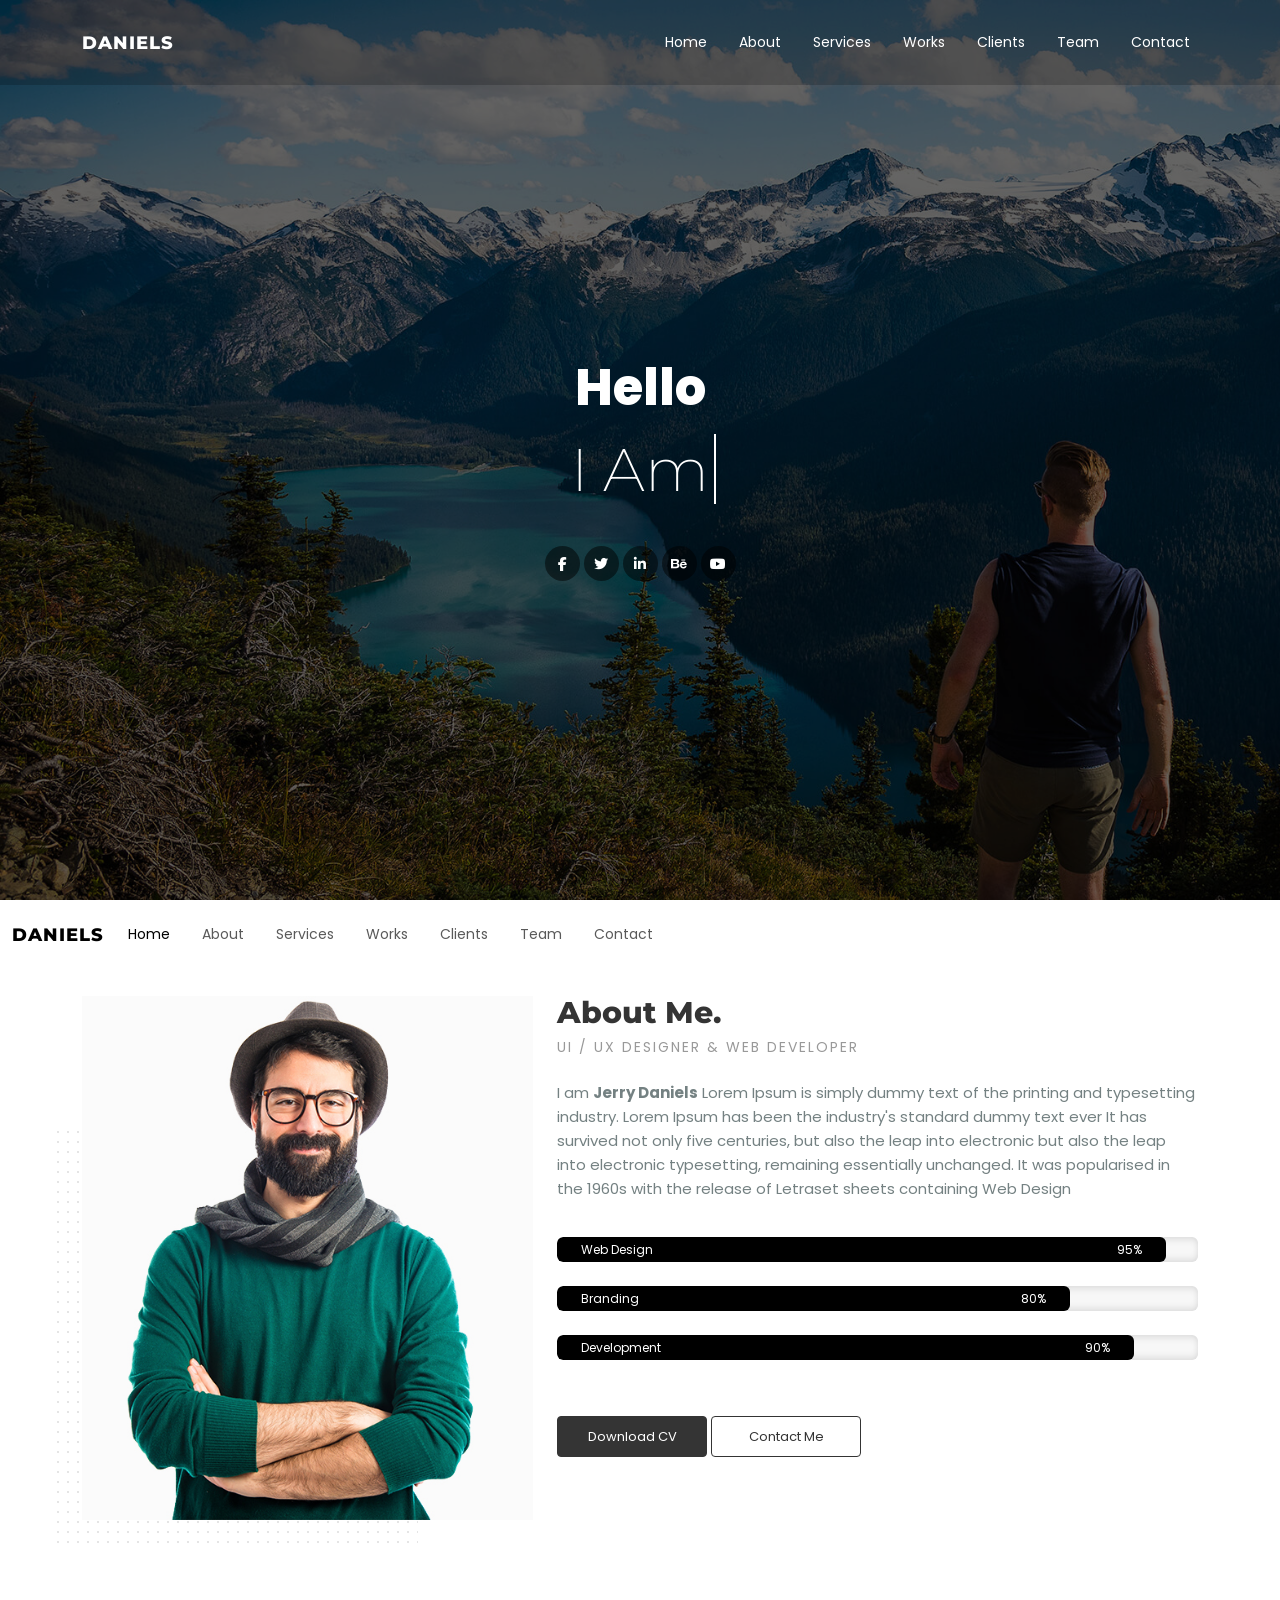
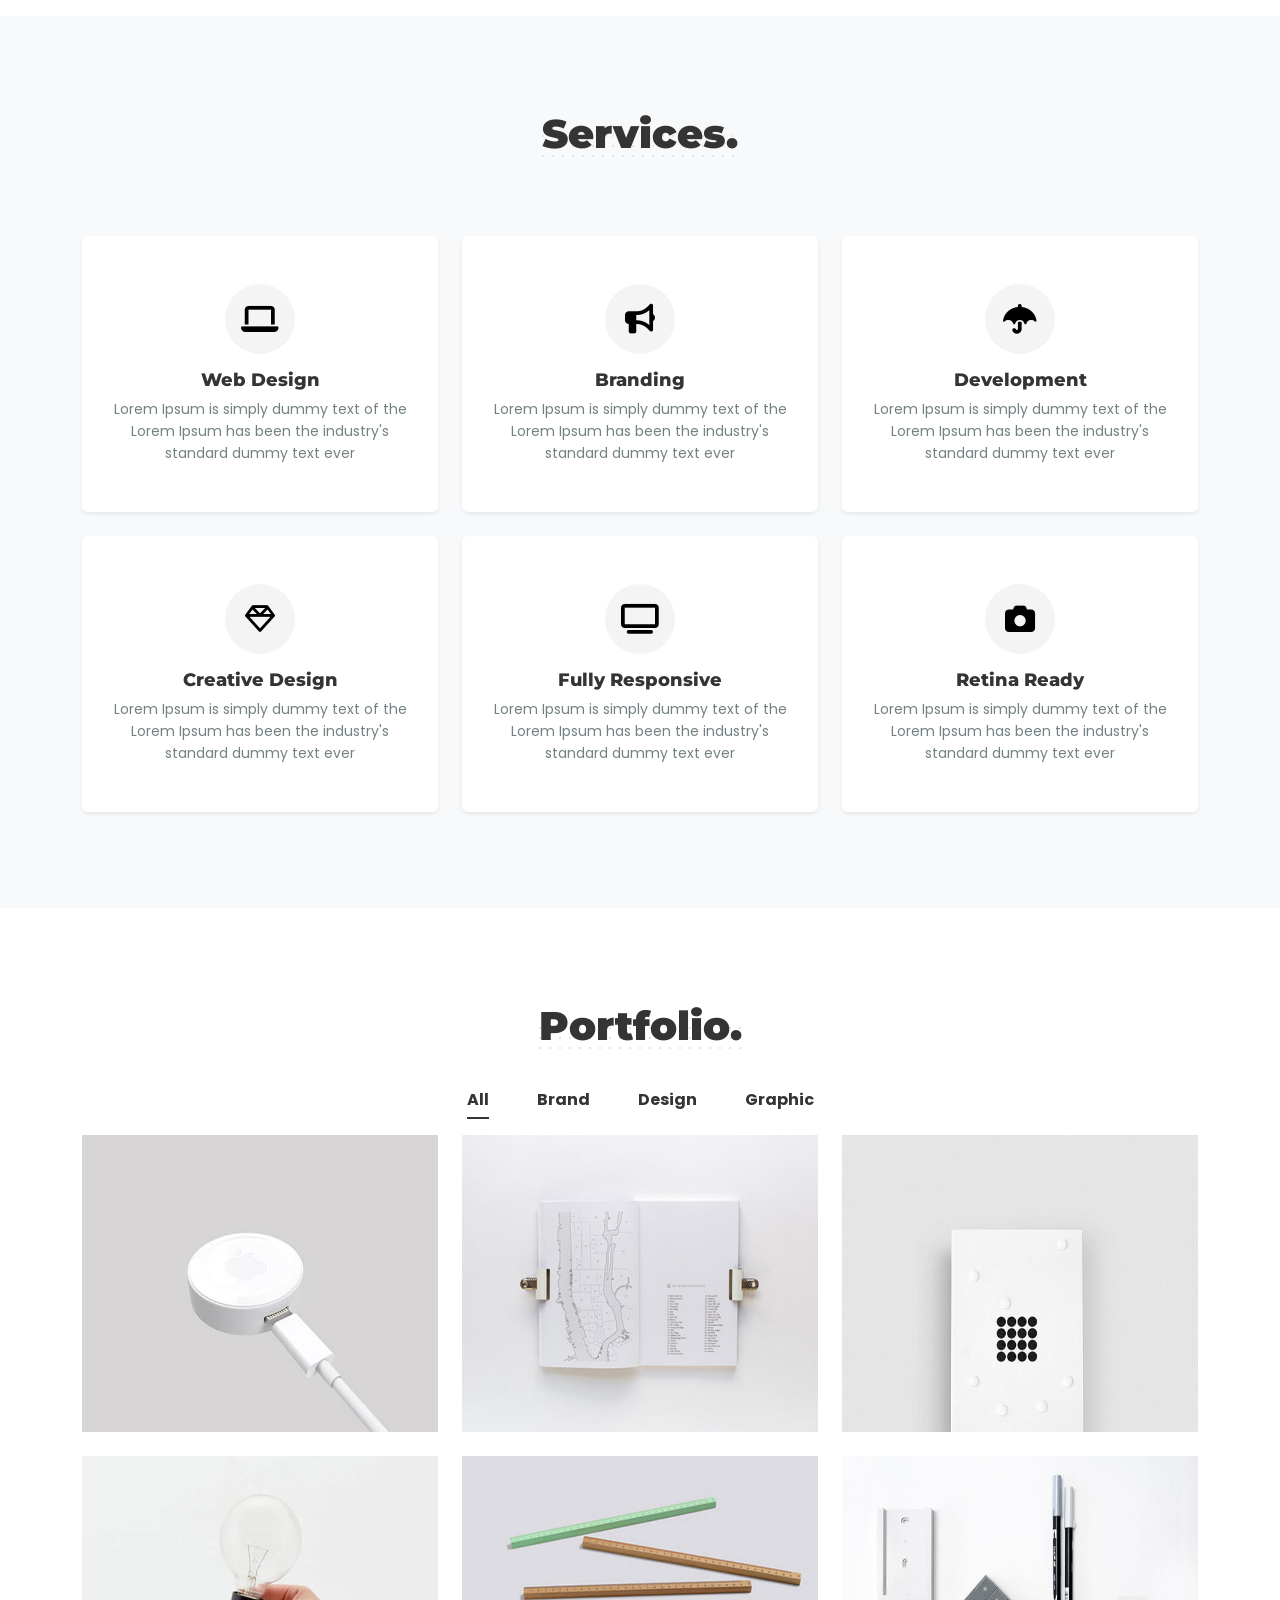
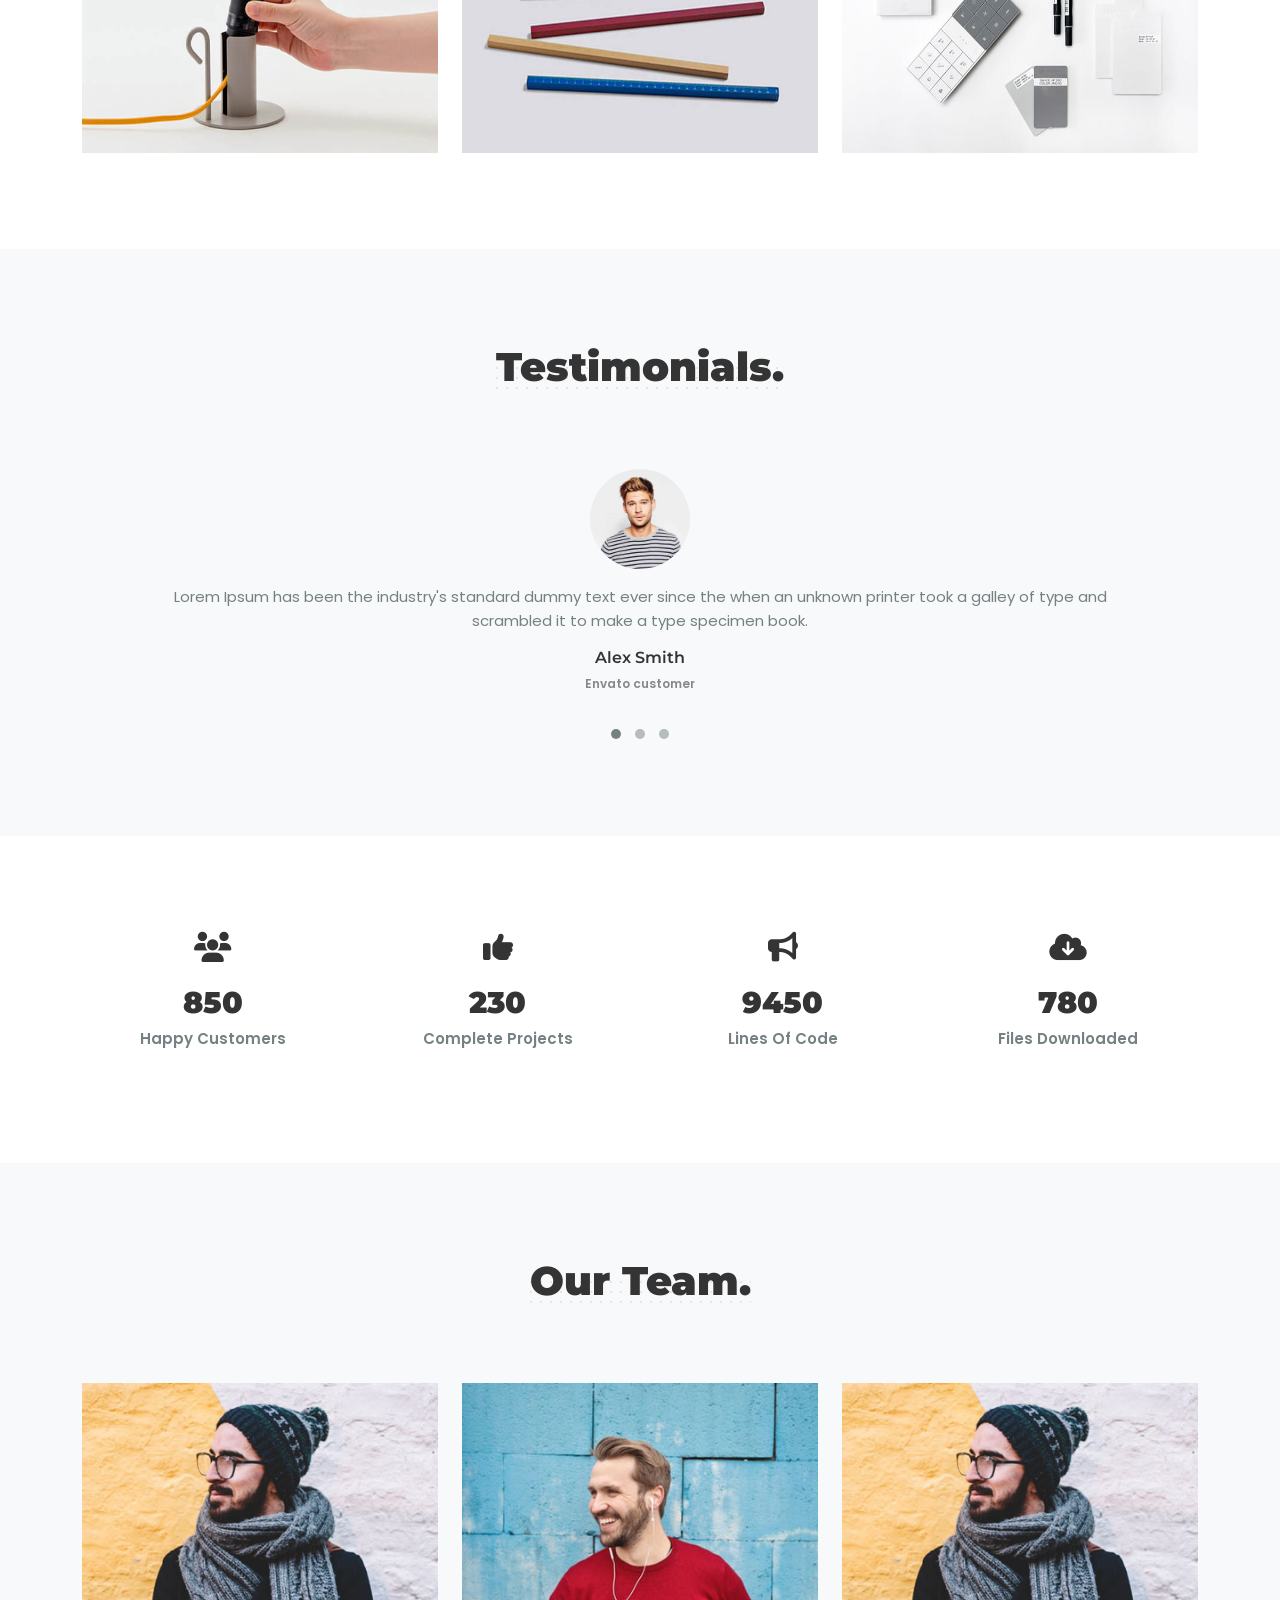
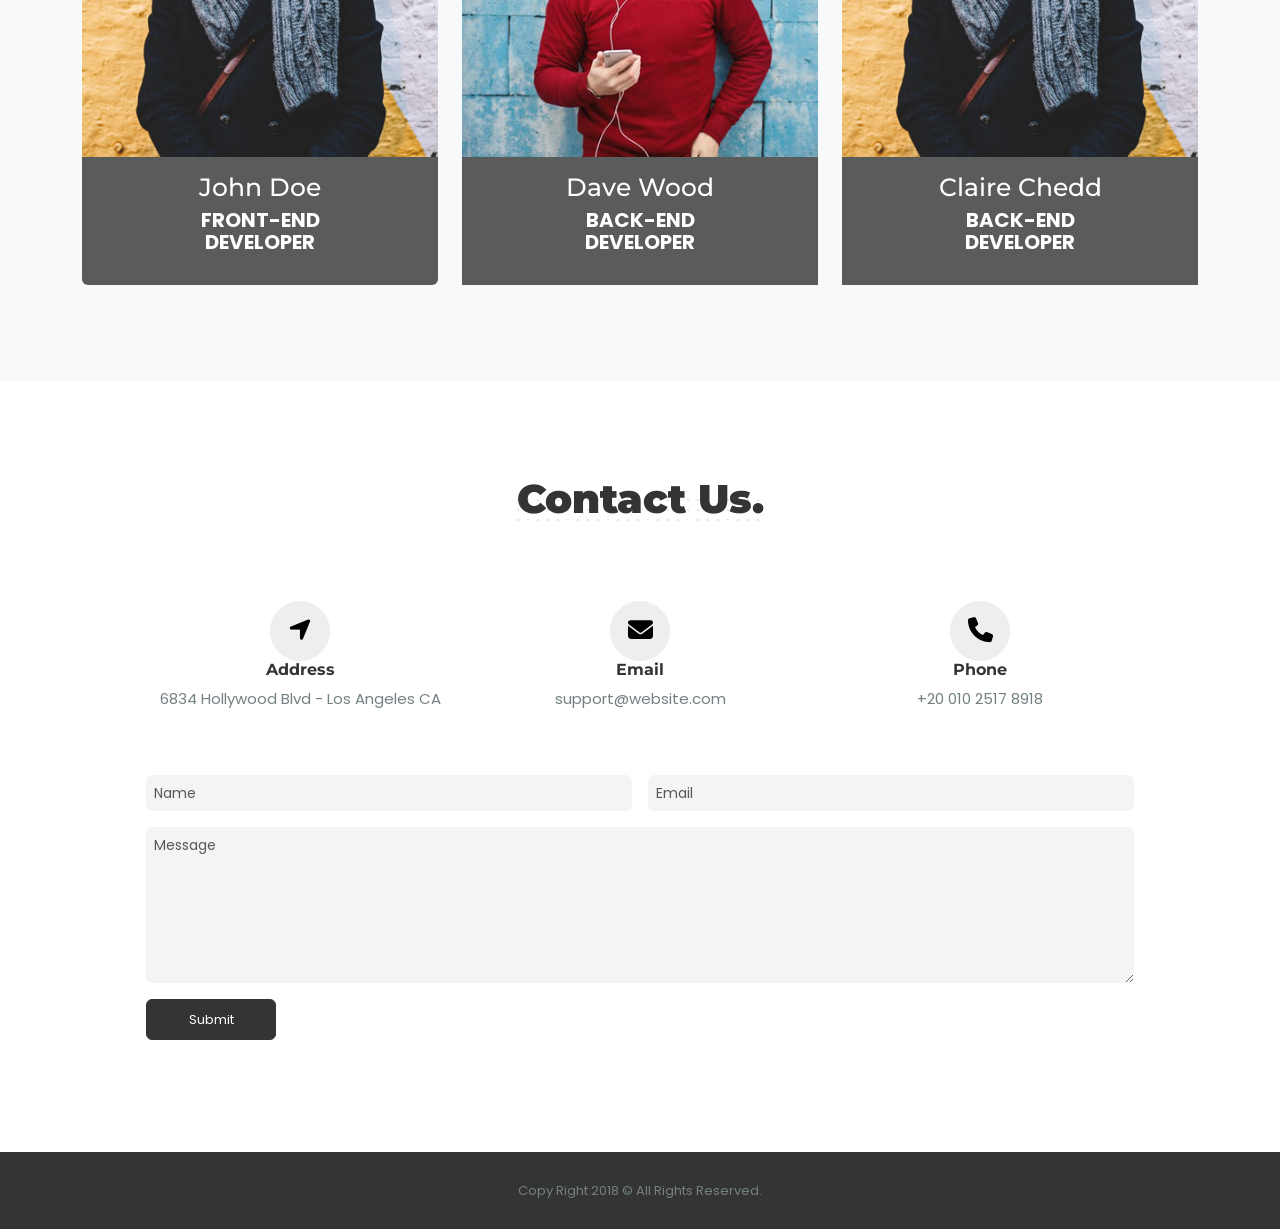
<file: try.html>
<html>
    <head>
        <title>Daniels</title>
        <link rel="shortcut icon" href="./imgs/favicon.ico" type="image/x-icon">
        <link rel="preconnect" href="https://fonts.googleapis.com">
        <link rel="preconnect" href="https://fonts.gstatic.com" crossorigin>
        <link href="https://fonts.googleapis.com/css2?family=Montserrat:ital,wght@0,100..900;1,100..900&family=Poppins:ital,wght@0,100;0,200;0,300;0,400;0,500;0,600;0,700;0,800;0,900;1,100;1,200;1,300;1,400;1,500;1,600;1,700;1,800;1,900&display=swap" rel="stylesheet">
        <link rel="stylesheet" href="./css/all.min.css">
        <link rel="stylesheet" href="./css/bootstrap.min.css">
        <link rel="stylesheet" href="./css/style.css">
    </head>
    <body data-bs-spy="scroll" data-bs-target="#navbar-scroll" tabindex="0">
        <div class="loader d-flex justify-content-center align-items-center position-fixed top-0 start-0 end-0 bottom-0 bg-transparent z-2">
            <div class="first-spinner-container position-absolute z-2 bg-white top-0 start-0 end-0 h-50"></div>
            <div class="second-spinner-container position-absolute z-2 bg-white bottom-0 start-0 end-0 h-50"></div>
            <div class=" spinner-border position-absolute z-3" role="status">
              <span class="visually-hidden">Loading...</span>
            </div>
        </div>
        <nav class="navbar navbar-expand-lg bg-nav-color fixed-top top-0 start-0 w-100 z-1" data-bs-theme="dark" >
            <div class="container py-3">
              <a class="logo navbar-brand text-uppercase py-0" href="#">
                Daniels
              </a>
              <button class="navbar-toggler py-2" type="button" data-bs-toggle="collapse" data-bs-target="#navbarSupportedContent" aria-controls="navbarSupportedContent" aria-expanded="false" aria-label="Toggle navigation">
                <i class="fa-solid fa-bars text-white"></i>
              </button>
              <div class="collapse navbar-collapse " id="navbarSupportedContent">
                <ul class="navbar-nav ms-auto mb-2 mb-lg-0 gap-3" id="navbar-scroll">
                  <li class="nav-item d-flex justify-content-center">
                    <a class="nav-link  position-relative active" aria-current="page" href="#home">Home</a>
                  </li>
                  <li class="nav-item d-flex justify-content-center">
                    <a class="nav-link position-relative" href="#about">About</a>
                  </li>
                  <li class="nav-item d-flex justify-content-center">
                    <a class="nav-link position-relative" href="#services">Services</a>
                  </li>
                  <li class="nav-item d-flex justify-content-center">
                    <a class="nav-link position-relative" href="#works">Works</a>
                  </li>
                  <li class="nav-item d-flex justify-content-center">
                    <a class="nav-link position-relative" href="#clients">Clients</a>
                  </li>
                  <li class="nav-item d-flex justify-content-center">
                    <a class="nav-link position-relative" href="#team">Team</a>
                  </li>
                  <li class="nav-item d-flex justify-content-center">
                    <a class="nav-link position-relative" href="#contact">Contact</a>
                  </li>
                  
                </ul>
              </div>
            </div>
        </nav>
        <section id="home">
            <div class="container-fluid hero-img position-relative top-0 z-n1">
                <div class="layer z-n1"></div>
                <div class="container d-flex flex-wrap align-items-center justify-content-center min-vh-100">
                    <div class="hero-content text-center text-white">
                        <p class="mb-2 pt-5">Hello</p>
                        <h1 class="mb-0 text-capitalize position-relative z-0"> i am <span></span></h1>
                        <div class="social-icons">
                          <ul class="d-flex justify-content-center align-items-center gap-1 list-unstyled ">
                              <li class="bg-black bg-opacity-50 rounded-circle fa-sm"><a href="#"><i class="fa-brands fa-facebook-f text-white"></i></a></li>
                              <li class="bg-black bg-opacity-50 rounded-circle fa-sm"><a href="#"><i class="fa-brands fa-twitter text-white"></i></a></li>
                              <li class="bg-black bg-opacity-50 rounded-circle fa-sm"><a href="#"><i class="fa-brands fa-linkedin-in text-white"></i></a></li>
                              <li class="bg-black bg-opacity-50 rounded-circle fa-sm"><a href="#"><i class="fa-brands fa-behance text-white"></i></a></li>
                              <li class="bg-black bg-opacity-50 rounded-circle fa-sm"><a href="#"><i class="fa-brands fa-youtube text-white"></i></a></li>
                          </ul>
                      </div>
                    </div>
                </div>
            </div>
            
        </section>
        <section class="droped-nav position-absolute">
          <nav class="navbar navbar-expand-lg bg-white position-sticky top-0 start-0 w-100 z-1" >
            <div class="container py-2">
              <a class="logo navbar-brand text-uppercase py-0" href="#">
                Daniels
              </a>
              <button class="navbar-toggler py-2" type="button" data-bs-toggle="collapse" data-bs-target="#navbarSupportedContent" aria-controls="navbarSupportedContent" aria-expanded="false" aria-label="Toggle navigation">
                <i class="fa-solid fa-bars text-white"></i>
              </button>
              <div class="collapse navbar-collapse " id="navbarSupportedContent">
                <ul class="navbar-nav ms-auto mb-2 mb-lg-0 gap-3" id="navbar-scroll">
                  <li class="nav-item d-flex justify-content-center">
                    <a class="nav-link  position-relative active" aria-current="page" href="#home">Home</a>
                  </li>
                  <li class="nav-item d-flex justify-content-center">
                    <a class="nav-link position-relative" href="#about">About</a>
                  </li>
                  <li class="nav-item d-flex justify-content-center">
                    <a class="nav-link position-relative" href="#services">Services</a>
                  </li>
                  <li class="nav-item d-flex justify-content-center">
                    <a class="nav-link position-relative" href="#works">Works</a>
                  </li>
                  <li class="nav-item d-flex justify-content-center">
                    <a class="nav-link position-relative" href="#clients">Clients</a>
                  </li>
                  <li class="nav-item d-flex justify-content-center">
                    <a class="nav-link position-relative" href="#team">Team</a>
                  </li>
                  <li class="nav-item d-flex justify-content-center">
                    <a class="nav-link position-relative" href="#contact">Contact</a>
                  </li>
                  
                </ul>
              </div>
            </div>
        </nav>

        </section>
        
        <section id="about" class="py-5">
            <div class="container my-5">
                <div class="row g-4">
                  <div class="col-lg-5">
                    <div class="about-img position-relative">
                        <img src="./imgs/hero.jpg" alt="about-img" class="w-100 position-relative z-0">
                    </div>
                  </div>
                    <div class="col-lg-7">
                        <div class="about-content">
                            <h2 class="text-capitalize section-about-title">About Me.</h2>
                            <span class="text-uppercase span-1">UI / UX Designer & Web Developer</span>
                            <p class="mt-4 mb-1">I am <span class="span-2">Jerry Daniels</span> Lorem Ipsum is simply dummy text of the printing and typesetting industry. Lorem Ipsum has been the industry's standard dummy text ever It has survived not only five centuries, but also the leap into electronic but also the leap into electronic typesetting, remaining essentially unchanged. It was popularised in the 1960s with the release of Letraset sheets containing
                              Web Design</p>
                            <div class="about-skills pt-4">
                              <div class="progress rounded mt-2 mb-4" role="progressbar" aria-label="Basic example" aria-valuenow="75" aria-valuemin="0" aria-valuemax="100" style="height: 25px">
                                <div class="progress-bar rounded web-bar-animation" style="width: 50%" >
                                  <div class="d-flex justify-content-between px-4">
                                    <span class="span-3">Web Design</span>
                                    <span class="span-4">95%</span>
                                  </div>
                                </div>
                              </div>
                              <div class="progress rounded mt-2 mb-4" role="progressbar" aria-label="Basic example" aria-valuenow="75" aria-valuemin="0" aria-valuemax="100" style="height: 25px">
                                <div class="progress-bar bg-black rounded brand-bar-animation" style="width: 50%">
                                  <div class="d-flex justify-content-between px-4">
                                    <span class="span-3">Branding</span>
                                    <span class="span-4">80%</span>
                                  </div>
                                </div>
                              </div>
                              <div class="progress rounded mt-2 mb-2" role="progressbar" aria-label="Basic example" aria-valuenow="75" aria-valuemin="0" aria-valuemax="100" style="height: 25px">
                                <div class="progress-bar rounded develop-bar-animation" style="width: 50%" >
                                  <div class="d-flex justify-content-between px-4">
                                    <span class="span-3">Development</span>
                                    <span class="span-4">90%</span>
                                  </div>
                                </div>
                              </div>
                              
                            </div>
                            <div class="buttons py-5">
                                <button type="button" class="rounded-1 btn btn-download-custom px-3">Download CV</button>
                                <button type="button" class="rounded-1 btn-contact-custom px-3">Contact Me</button>
                            </div>

                        </div>
                    </div>
                </div>
            </div>
        </section>
        <section id="services" class="py-5 bg-body-tertiary">
          <div class="container my-5">
            <div class="section-title d-flex justify-content-center pb-4">
              <h2 class="text-capitalize position-relative section-titles z-0"> Services.</h2>
            </div>
              <div class="row g-4 pt-5">
                <div class="col-lg-4">
                    <div class="services-item bg-white shadow-sm rounded px-4 py-5 d-flex flex-column align-items-center">
                        <div class="services-icon icons-style mb-3 d-flex justify-content-center align-items-center rounded-circle">
                          <i class="fa-solid fa-laptop"></i>
                        </div>
                        <h3 class="text-capitalize">web design</h3>
                        <p class="mb-0 text-center">Lorem Ipsum is simply dummy text of the Lorem Ipsum has been the industry's standard dummy text ever</p>
                    </div>
                </div>
                
                <div class="col-lg-4">
                  <div class="services-item bg-white shadow-sm rounded px-4 py-5 d-flex flex-column align-items-center">
                      <div class="services-icon icons-style mb-3 d-flex justify-content-center align-items-center rounded-circle">
                        <i class="fa-solid fa-bullhorn"></i>
                      </div>
                      <h3 class="text-capitalize">Branding</h3>
                      <p class="mb-0 text-center">Lorem Ipsum is simply dummy text of the Lorem Ipsum has been the industry's standard dummy text ever</p>
                  </div>
              </div>

              <div class="col-lg-4">
                <div class="services-item bg-white shadow-sm rounded px-4 py-5 d-flex flex-column align-items-center">
                    <div class="services-icon icons-style mb-3 d-flex justify-content-center align-items-center rounded-circle">
                      <i class="fa-solid fa-umbrella"></i>
                    </div>
                    <h3 class="text-capitalize">Development</h3>
                    <p class="mb-0 text-center">Lorem Ipsum is simply dummy text of the Lorem Ipsum has been the industry's standard dummy text ever</p>
                </div>
            </div>
            <div class="col-lg-4">
              <div class="services-item bg-white shadow-sm rounded px-4 py-5 d-flex flex-column align-items-center">
                  <div class="services-icon icons-style mb-3 d-flex justify-content-center align-items-center rounded-circle">
                    <i class="fa-regular fa-gem"></i>
                  </div>
                  <h3 class="text-capitalize">creative design</h3>
                  <p class="mb-0 text-center">Lorem Ipsum is simply dummy text of the Lorem Ipsum has been the industry's standard dummy text ever</p>
              </div>
          </div>
          <div class="col-lg-4">
            <div class="services-item bg-white shadow-sm rounded px-4 py-5 d-flex flex-column align-items-center">
                <div class="services-icon icons-style mb-3 d-flex justify-content-center align-items-center rounded-circle">
                  <i class="fa-solid fa-tv"></i>
                </div>
                <h3 class="text-capitalize">Fully Responsive</h3>
                <p class="mb-0 text-center">Lorem Ipsum is simply dummy text of the Lorem Ipsum has been the industry's standard dummy text ever</p>
            </div>
        </div>
        <div class="col-lg-4">
          <div class="services-item bg-white shadow-sm rounded px-4 py-5 d-flex flex-column align-items-center">
              <div class="services-icon icons-style mb-3 d-flex justify-content-center align-items-center rounded-circle">
                <i class="fa-solid fa-camera"></i>
              </div>
              <h3 class="text-capitalize">retina ready</h3>
              <p class="mb-0 text-center">Lorem Ipsum is simply dummy text of the Lorem Ipsum has been the industry's standard dummy text ever</p>
          </div>
      </div>
            </div>
            </div>
        </section>
        <section id="works" class="py-5">
          <div class="container my-5">
            <div class="section-title d-flex justify-content-center pb-4">
              <h2 class="text-capitalize position-relative section-titles z-0"> Portfolio.</h2>
            </div>
            <div class="portfolio">
              <ul class="nav nav-pills mb-3 d-flex justify-content-center gap-5" id="pills-tab" role="tablist">
                <li class="nav-item " role="presentation">
                  <button class="px-0 nav-link portfolio-nav-item position-relative active" id="pills-home-tab" data-bs-toggle="pill" data-bs-target="#all" type="button" role="tab" aria-controls="pills-home" aria-selected="true">All</button>
                </li>
                <li class="nav-item" role="presentation">
                  <button class="px-0 nav-link portfolio-nav-item position-relative" id="pills-profile-tab" data-bs-toggle="pill" data-bs-target="#brand" type="button" role="tab" aria-controls="pills-profile" aria-selected="false">Brand</button>
                </li>
                <li class="nav-item" role="presentation">
                  <button class="px-0 nav-link portfolio-nav-item position-relative" id="pills-contact-tab" data-bs-toggle="pill" data-bs-target="#design" type="button" role="tab" aria-controls="pills-contact" aria-selected="false">Design</button>
                </li>
                <li class="nav-item" role="presentation">
                  <button class="px-0 nav-link portfolio-nav-item position-relative" id="pills-contact-tab" data-bs-toggle="pill" data-bs-target="#graphic" type="button" role="tab" aria-controls="pills-contact" aria-selected="false">Graphic</button>
                </li>
              </ul>
              <div class="tab-content" id="pills-tabContent">
                <div class="tab-pane fade show active" id="all" role="tabpanel" aria-labelledby="pills-home-tab" tabindex="0">
                  <div class="row g-4">
                    <div class="col-md-6 col-lg-4">
                      <div class="portfolio-item position-relative overflow-hidden">
                        <img src="./imgs/portfolio/1.jpg" alt="portfolio" class="w-100 portfolio-img">
                        <div class="overlayer d-flex flex-column align-items-center justify-content-center">
                          <div class="inner-content d-flex flex-column align-items-center justify-content-center">
                            <h3 class="text-uppercase">web design</h3>
                            <div class="layer-icons d-flex justify-content-center gap-2">
                              <span class="d-flex justify-content-center align-items-center rounded-circle">
                                <i class="fa-solid fa-link-slash"></i>
                              </span>
                              <span class="d-flex justify-content-center align-items-center rounded-circle">
                                <i class="fa-solid fa-magnifying-glass-plus"></i>
                              </span>
                            </div>
                          </div>
                        </div>
                      </div>
                    </div>
                    <div class="col-md-6 col-lg-4">
                      <div class="portfolio-item position-relative overflow-hidden">
                        <img src="./imgs/portfolio/2.jpg" alt="portfolio" class="w-100 portfolio-img">
                        <div class="overlayer d-flex flex-column align-items-center justify-content-center">
                          <div class="inner-content d-flex flex-column align-items-center justify-content-center">
                            <h3 class="text-uppercase">web design</h3>
                            <div class="layer-icons d-flex justify-content-center gap-2">
                              <span class="d-flex justify-content-center align-items-center rounded-circle">
                                <i class="fa-solid fa-link-slash"></i>
                              </span>
                              <span class="d-flex justify-content-center align-items-center rounded-circle">
                                <i class="fa-solid fa-magnifying-glass-plus"></i>
                              </span>
                            </div>
                          </div>
                        </div>
                      </div>
                    </div>
                    <div class="col-md-6 col-lg-4">
                      <div class="portfolio-item position-relative overflow-hidden">
                        <img src="./imgs/portfolio/3.jpg" alt="portfolio" class="w-100 portfolio-img">
                        <div class="overlayer d-flex flex-column align-items-center justify-content-center">
                          <div class="inner-content d-flex flex-column align-items-center justify-content-center">
                            <h3 class="text-uppercase">web design</h3>
                            <div class="layer-icons d-flex justify-content-center gap-2">
                              <span class="d-flex justify-content-center align-items-center rounded-circle">
                                <i class="fa-solid fa-link-slash"></i>
                              </span>
                              <span class="d-flex justify-content-center align-items-center rounded-circle">
                                <i class="fa-solid fa-magnifying-glass-plus"></i>
                              </span>
                            </div>
                          </div>
                        </div>
                      </div>
                    </div>
                    <div class="col-md-6 col-lg-4">
                      <div class="portfolio-item position-relative overflow-hidden">
                        <img src="./imgs/portfolio/4.jpg" alt="portfolio" class="w-100 portfolio-img">
                        <div class="overlayer d-flex flex-column align-items-center justify-content-center">
                          <div class="inner-content d-flex flex-column align-items-center justify-content-center">
                            <h3 class="text-uppercase">web design</h3>
                            <div class="layer-icons d-flex justify-content-center gap-2">
                              <span class="d-flex justify-content-center align-items-center rounded-circle">
                                <i class="fa-solid fa-link-slash"></i>
                              </span>
                              <span class="d-flex justify-content-center align-items-center rounded-circle">
                                <i class="fa-solid fa-magnifying-glass-plus"></i>
                              </span>
                            </div>
                          </div>
                        </div>
                      </div>
                    </div>
                    <div class="col-md-6 col-lg-4">
                      <div class="portfolio-item position-relative overflow-hidden">
                        <img src="./imgs/portfolio/5.jpg" alt="portfolio" class="w-100 portfolio-img">
                        <div class="overlayer d-flex flex-column align-items-center justify-content-center">
                          <div class="inner-content d-flex flex-column align-items-center justify-content-center">
                            <h3 class="text-uppercase">web design</h3>
                            <div class="layer-icons d-flex justify-content-center gap-2">
                              <span class="d-flex justify-content-center align-items-center rounded-circle">
                                <i class="fa-solid fa-link-slash"></i>
                              </span>
                              <span class="d-flex justify-content-center align-items-center rounded-circle">
                                <i class="fa-solid fa-magnifying-glass-plus"></i>
                              </span>
                            </div>
                          </div>
                        </div>
                      </div>
                    </div>
                    <div class="col-md-6 col-lg-4">
                      <div class="portfolio-item position-relative overflow-hidden">
                        <img src="./imgs/portfolio/6.jpg" alt="portfolio" class="w-100 portfolio-img">
                        <div class="overlayer d-flex flex-column align-items-center justify-content-center">
                          <div class="inner-content d-flex flex-column align-items-center justify-content-center">
                            <h3 class="text-uppercase">web design</h3>
                            <div class="layer-icons d-flex justify-content-center gap-2">
                              <span class="d-flex justify-content-center align-items-center rounded-circle">
                                <i class="fa-solid fa-link-slash"></i>
                              </span>
                              <span class="d-flex justify-content-center align-items-center rounded-circle">
                                <i class="fa-solid fa-magnifying-glass-plus"></i>
                              </span>
                            </div>
                          </div>
                        </div>
                      </div>
                    </div>

                  </div>
                </div>
                <div class="tab-pane fade" id="brand" role="tabpanel" aria-labelledby="pills-profile-tab" tabindex="0">
                  <div class="row g-4">
                    
                    <div class="col-md-6 col-lg-4">
                      <div class="portfolio-item position-relative overflow-hidden">
                        <img src="./imgs/portfolio/4.jpg" alt="portfolio" class="w-100 portfolio-img">
                        <div class="overlayer d-flex flex-column align-items-center justify-content-center">
                          <div class="inner-content d-flex flex-column align-items-center justify-content-center">
                            <h3 class="text-uppercase">web design</h3>
                            <div class="layer-icons d-flex justify-content-center gap-2">
                              <span class="d-flex justify-content-center align-items-center rounded-circle">
                                <i class="fa-solid fa-link-slash"></i>
                              </span>
                              <span class="d-flex justify-content-center align-items-center rounded-circle">
                                <i class="fa-solid fa-magnifying-glass-plus"></i>
                              </span>
                            </div>
                          </div>
                        </div>
                      </div>
                    </div>
                    
                    <div class="col-md-6 col-lg-4">
                      <div class="portfolio-item position-relative overflow-hidden">
                        <img src="./imgs/portfolio/6.jpg" alt="portfolio" class="w-100 portfolio-img">
                        <div class="overlayer d-flex flex-column align-items-center justify-content-center">
                          <div class="inner-content d-flex flex-column align-items-center justify-content-center">
                            <h3 class="text-uppercase">web design</h3>
                            <div class="layer-icons d-flex justify-content-center gap-2">
                              <span class="d-flex justify-content-center align-items-center rounded-circle">
                                <i class="fa-solid fa-link-slash"></i>
                              </span>
                              <span class="d-flex justify-content-center align-items-center rounded-circle">
                                <i class="fa-solid fa-magnifying-glass-plus"></i>
                              </span>
                            </div>
                          </div>
                        </div>
                      </div>
                    </div>

                  </div>
                </div>
                <div class="tab-pane fade" id="design" role="tabpanel" aria-labelledby="pills-contact-tab" tabindex="0">
                  <div class="row g-4">
                    
                    <div class="col-md-6 col-lg-4">
                      <div class="portfolio-item position-relative overflow-hidden">
                        <img src="./imgs/portfolio/2.jpg" alt="portfolio" class="w-100 portfolio-img">
                        <div class="overlayer d-flex flex-column align-items-center justify-content-center">
                          <div class="inner-content d-flex flex-column align-items-center justify-content-center">
                            <h3 class="text-uppercase">web design</h3>
                            <div class="layer-icons d-flex justify-content-center gap-2">
                              <span class="d-flex justify-content-center align-items-center rounded-circle">
                                <i class="fa-solid fa-link-slash"></i>
                              </span>
                              <span class="d-flex justify-content-center align-items-center rounded-circle">
                                <i class="fa-solid fa-magnifying-glass-plus"></i>
                              </span>
                            </div>
                          </div>
                        </div>
                      </div>
                    </div>
                    <div class="col-md-6 col-lg-4">
                      <div class="portfolio-item position-relative overflow-hidden">
                        <img src="./imgs/portfolio/5.jpg" alt="portfolio" class="w-100 portfolio-img">
                        <div class="overlayer d-flex flex-column align-items-center justify-content-center">
                          <div class="inner-content d-flex flex-column align-items-center justify-content-center">
                            <h3 class="text-uppercase">web design</h3>
                            <div class="layer-icons d-flex justify-content-center gap-2">
                              <span class="d-flex justify-content-center align-items-center rounded-circle">
                                <i class="fa-solid fa-link-slash"></i>
                              </span>
                              <span class="d-flex justify-content-center align-items-center rounded-circle">
                                <i class="fa-solid fa-magnifying-glass-plus"></i>
                              </span>
                            </div>
                          </div>
                        </div>
                      </div>
                    </div>
                    
                  </div>

                </div>
                <div class="tab-pane fade" id="graphic" role="tabpanel" aria-labelledby="pills-contact-tab" tabindex="0">
                  <div class="row g-4">
                    <div class="col-md-6 col-lg-4">
                      <div class="portfolio-item position-relative overflow-hidden">
                        <img src="./imgs/portfolio/1.jpg" alt="portfolio" class="w-100 portfolio-img">
                        <div class="overlayer d-flex flex-column align-items-center justify-content-center">
                          <div class="inner-content d-flex flex-column align-items-center justify-content-center">
                            <h3 class="text-uppercase">web design</h3>
                            <div class="layer-icons d-flex justify-content-center gap-2">
                              <span class="d-flex justify-content-center align-items-center rounded-circle">
                                <i class="fa-solid fa-link-slash"></i>
                              </span>
                              <span class="d-flex justify-content-center align-items-center rounded-circle">
                                <i class="fa-solid fa-magnifying-glass-plus"></i>
                              </span>
                            </div>
                          </div>
                        </div>
                      </div>
                    </div>
                    
                    <div class="col-md-6 col-lg-4">
                      <div class="portfolio-item position-relative overflow-hidden">
                        <img src="./imgs/portfolio/3.jpg" alt="portfolio" class="w-100 portfolio-img">
                        <div class="overlayer d-flex flex-column align-items-center justify-content-center">
                          <div class="inner-content d-flex flex-column align-items-center justify-content-center">
                            <h3 class="text-uppercase">web design</h3>
                            <div class="layer-icons d-flex justify-content-center gap-2">
                              <span class="d-flex justify-content-center align-items-center rounded-circle">
                                <i class="fa-solid fa-link-slash"></i>
                              </span>
                              <span class="d-flex justify-content-center align-items-center rounded-circle">
                                <i class="fa-solid fa-magnifying-glass-plus"></i>
                              </span>
                            </div>
                          </div>
                        </div>
                      </div>
                    </div>
                    
                    <div class="col-md-6 col-lg-4">
                      <div class="portfolio-item position-relative overflow-hidden">
                        <img src="./imgs/portfolio/5.jpg" alt="portfolio" class="w-100 portfolio-img">
                        <div class="overlayer d-flex flex-column align-items-center justify-content-center">
                          <div class="inner-content d-flex flex-column align-items-center justify-content-center">
                            <h3 class="text-uppercase">web design</h3>
                            <div class="layer-icons d-flex justify-content-center gap-2">
                              <span class="d-flex justify-content-center align-items-center rounded-circle">
                                <i class="fa-solid fa-link-slash"></i>
                              </span>
                              <span class="d-flex justify-content-center align-items-center rounded-circle">
                                <i class="fa-solid fa-magnifying-glass-plus"></i>
                              </span>
                            </div>
                          </div>
                        </div>
                      </div>
                    </div>
                    

                  </div>

                </div>
              </div>
            </div>
          </div>
        </section>
        <section id="clients" class="py-5 bg-body-tertiary">
          <div class="container my-5">
            <div class="section-title d-flex justify-content-center pb-4">
              <h2 class="text-capitalize position-relative section-titles z-0"> Testimonials.</h2>
            </div>
            <div id="carouselExampleIndicators" class="carousel slide py-5" data-bs-ride="carousel">
              <div class="carousel-indicators gap-2">
                <button type="button" data-bs-target="#carouselExampleIndicators" data-bs-slide-to="0" class="active" aria-current="true" aria-label="Slide 1"></button>
                <button type="button" data-bs-target="#carouselExampleIndicators" data-bs-slide-to="1" aria-label="Slide 2"></button>
                <button type="button" data-bs-target="#carouselExampleIndicators" data-bs-slide-to="2" aria-label="Slide 3"></button>
              </div>
              <div class="carousel-inner">
                <div class="carousel-item active">
                  <div class="client-container d-flex flex-column align-items-center justify-content-center">
                    <div class="client-img ">
                      <img src="./imgs/1_New1.jpg" alt="client" class=" w-100 rounded-circle">
                    </div>
                    <div class="client-text d-flex flex-column align-items-center justify-content-center px-5">
                      <p class="my-3 px-4 text-center">
                        Lorem Ipsum has been the industry's standard dummy text ever
                        since the when an unknown printer took a galley of type and
                        scrambled it to make a type specimen book.
                      </p>
                      <h3 class="text-capitalize text-center">alex smith</h3>
                      <span>Envato customer</span>
                    </div>
                  </div>
                  
                </div>
                <div class="carousel-item">
                  <div class="client-container d-flex flex-column align-items-center justify-content-center">
                    <div class="client-img ">
                      <img src="./imgs/1_New1.jpg" alt="client" class=" w-100 rounded-circle">
                    </div>
                    <div class="client-text d-flex flex-column align-items-center justify-content-center px-5">
                      <p class="my-3 px-4 text-center">
                        Lorem Ipsum has been the industry's standard dummy text ever
                        since the when an unknown printer took a galley of type and
                        scrambled it to make a type specimen book.
                      </p>
                      <h3 class="text-capitalize text-center">alex smith</h3>
                      <span>Envato customer</span>
                    </div>
                  </div>
                </div>
                <div class="carousel-item">
                  <div class="client-container d-flex flex-column align-items-center justify-content-center">
                    <div class="client-img ">
                      <img src="./imgs/1_New1.jpg" alt="client" class=" w-100 rounded-circle">
                    </div>
                    <div class="client-text d-flex flex-column align-items-center justify-content-center px-5">
                      <p class="my-3 px-4 text-center">
                        Lorem Ipsum has been the industry's standard dummy text ever
                        since the when an unknown printer took a galley of type and
                        scrambled it to make a type specimen book.
                      </p>
                      <h3 class="text-capitalize text-center">alex smith</h3>
                      <span>Envato customer</span>
                    </div>
                  </div>
                </div>
              </div>
            </div>
          </div>

        </section>
        <section id="indicatiors" class="py-5">
          <div class="container my-5">
            <div class="row">
              <div class="col-sm-12 col-md-3">
                <div class="indicator-container d-flex flex-column align-items-center justify-content-center">
                  <div class="indicator-icon pb-4 d-flex justify-content-center align-items-center rounded-circle">
                    <i class="fa-solid fa-users"></i>
                  </div>
                  <h3 class="text-capitalize text-center">850</h3>
                  <p>Happy Customers</p>
                </div>
              </div>
              <div class="col-sm-12 col-md-3">
                <div class="indicator-container d-flex flex-column align-items-center justify-content-center">
                  <div class="indicator-icon pb-4 d-flex justify-content-center align-items-center rounded-circle">
                    <i class="fa-solid fa-thumbs-up"></i>
                  </div>
                  <h3 class="text-capitalize text-center">230</h3>
                  <p>Complete Projects</p>
                </div>
              </div>
              <div class="col-sm-12 col-md-3">
                <div class="indicator-container d-flex flex-column align-items-center justify-content-center">
                  <div class="indicator-icon pb-4 d-flex justify-content-center align-items-center rounded-circle">
                    <i class="fa-solid fa-bullhorn"></i>
                  </div>
                  <h3 class="text-capitalize text-center">9450</h3>
                  <p>Lines Of Code</p>
                </div>
              </div>
              <div class="col-sm-12 col-md-3">
                <div class="indicator-container d-flex flex-column align-items-center justify-content-center">
                  <div class="indicator-icon pb-4 d-flex justify-content-center align-items-center rounded-circle">
                    <i class="fa-solid fa-cloud-arrow-down"></i>
                  </div>
                  <h3 class="text-capitalize text-center">780</h3>
                  <p>Files Downloaded</p>
                </div>
              </div>
            </div>
            
          </div>
        </section>
        <section id="team" class="py-5 bg-body-tertiary">
          <div class="container my-5">
            <div class="section-title d-flex justify-content-center pb-4">
              <h2 class="text-capitalize position-relative section-titles z-0"> Our Team.</h2>
            </div>
              <div class="row g-4 pt-5">
                <div class="col-lg-4">
                  <div class="team-container rounded-bottom-2">
                    <div class="team-contant position-relative overflow-hidden">
                      <div class="team-img">
                        <img src="./imgs/1.jpg" alt="team" class="w-100">
                      </div>
                        <div class="social-protofolio position-absolute bg-light d-flex align-items-center justify-content-center ">
                          <div class="social-icons d-flex gap-2 mt-5 pt-4">
                            <span class="d-flex justify-content-center align-items-center rounded-circle">
                              <i class="fa-brands fa-facebook-f"></i>
                            </span>
                            <span class="d-flex justify-content-center align-items-center rounded-circle">
                              <i class="fa-brands fa-twitter"></i>
                            </span>
                            <span class="d-flex justify-content-center align-items-center rounded-circle">
                              <i class="fa-brands fa-pinterest"></i>
                            </span>
                            <span class="d-flex justify-content-center align-items-center rounded-circle">
                              <i class="fa-brands fa-linkedin-in"></i>
                            </span>
                          </div>
                        </div>
                    </div>
                      <div class="team-text d-flex flex-column align-items-center justify-content-center text-center py-3 ">
                        <h3 class="text-capitalize text-white">John Doe</h3>
                        <p class="text-uppercase text-white">front-end <br> developer</p>
                      </div>
                    </div>
                    
                  </div>
                  <div class="col-lg-4">
                    <div class="team-container ">
                      <div class="team-contant position-relative overflow-hidden">
                        <div class="team-img">
                          <img src="./imgs/2.jpg" alt="team" class="w-100">
                        </div>
                          <div class="social-protofolio position-absolute bg-light d-flex align-items-center justify-content-center ">
                            <div class="social-icons d-flex gap-2 mt-5 pt-4">
                              <span class="d-flex justify-content-center align-items-center rounded-circle">
                                <i class="fa-brands fa-facebook-f"></i>
                              </span>
                              <span class="d-flex justify-content-center align-items-center rounded-circle">
                                <i class="fa-brands fa-twitter"></i>
                              </span>
                              <span class="d-flex justify-content-center align-items-center rounded-circle">
                                <i class="fa-brands fa-pinterest"></i>
                              </span>
                              <span class="d-flex justify-content-center align-items-center rounded-circle">
                                <i class="fa-brands fa-linkedin-in"></i>
                              </span>
                            </div>
                          </div>
                      </div>
                        <div class="team-text d-flex flex-column align-items-center justify-content-center text-center py-3 ">
                          <h3 class="text-capitalize text-white">Dave Wood</h3>
                          <p class="text-uppercase text-white">back-end <br> developer</p>
                        </div>
                      </div>
                      
                    </div>
                    <div class="col-lg-4">
                      <div class="team-container ">
                        <div class="team-contant position-relative overflow-hidden">
                          <div class="team-img">
                            <img src="./imgs/1.jpg" alt="team" class="w-100">
                          </div>
                            <div class="social-protofolio position-absolute bg-light d-flex align-items-center justify-content-center ">
                              <div class="social-icons d-flex gap-2 mt-5 pt-4">
                                <span class="d-flex justify-content-center align-items-center rounded-circle">
                                  <i class="fa-brands fa-facebook-f"></i>
                                </span>
                                <span class="d-flex justify-content-center align-items-center rounded-circle">
                                  <i class="fa-brands fa-twitter"></i>
                                </span>
                                <span class="d-flex justify-content-center align-items-center rounded-circle">
                                  <i class="fa-brands fa-pinterest"></i>
                                </span>
                                <span class="d-flex justify-content-center align-items-center rounded-circle">
                                  <i class="fa-brands fa-linkedin-in"></i>
                                </span>
                              </div>
                            </div>
                        </div>
                          <div class="team-text d-flex flex-column align-items-center justify-content-center text-center py-3 ">
                            <h3 class="text-capitalize text-white">Claire Chedd</h3>
                            <p class="text-uppercase text-white">back-end <br> developer</p>
                          </div>
                        </div>
                        
                      </div>

                </div>
            
            </div>
        </section>
        <section id="contact" class="py-5">
          <div class="container my-5 px-5">
            <div class="section-title d-flex justify-content-center pb-4">
              <h2 class="text-capitalize position-relative section-titles z-0"> contact us.</h2>
            </div>
            <div class="row g-4 pt-5 px-4">
              <div class="col-lg-4">
                <div class="contact-container d-flex flex-column align-items-center justify-content-center">
                  <div class="contact-icon d-flex justify-content-center align-items-center rounded-circle">
                    <i class="fa-solid fa-location-arrow"></i>
                  </div>
                  <h3 class="text-capitalize text-center">address</h3>
                  <p class="text-center">6834 Hollywood Blvd - Los Angeles CA</p>
                </div>
              </div>
              <div class="col-lg-4">
                <div class="contact-container d-flex flex-column align-items-center justify-content-center">
                  <div class="contact-icon d-flex justify-content-center align-items-center rounded-circle">
                    <i class="fa-solid fa-envelope"></i>
                  </div>
                  <h3 class="text-capitalize text-center">email</h3>
                  <p>support@website.com</p>
                </div>
              </div>
              <div class="col-lg-4">
                <div class="contact-container d-flex flex-column align-items-center justify-content-center">
                  <div class="contact-icon d-flex justify-content-center align-items-center rounded-circle">
                    <i class="fa-solid fa-phone"></i>
                  </div>
                  <h3 class="text-capitalize text-center">phone</h3>
                  <p>+20 010 2517 8918</p>
                </div>
              </div>
              <div class="col-lg-12 mt-5 px-3">
                <form action="" class="contact-form">
                  <div class="row g-3">
                    <div class="col-md-6">
                      <input type="text" class="form-control p-2" placeholder="Name">
                    </div>
                    <div class="col-md-6">
                      <input type="email" class="form-control p-2" placeholder="Email">
                    </div>
                    <div class="col-md-12">
                      <textarea name="" id="" cols="30" rows="7" class="form-control p-2" placeholder="Message"></textarea>
                    </div>
                    <div class="col-md-12">
                      <button type="submit" class="btn btn-download-custom btn-submit ">Submit</button>
                    </div>
              </div>

            </form>
            </div>
            </div>
            </div>
         </section>
         <footer >
          <div class="inner-footer py-4">
            <p class="text-center text-capitalize m-1">Copy right 2018 &copy; all rights reserved.</p>
          </div>
         </footer> 

        <script src="./js/bootstrap.bundle.min.js">

        </script>
    </body>
</html>
</file>
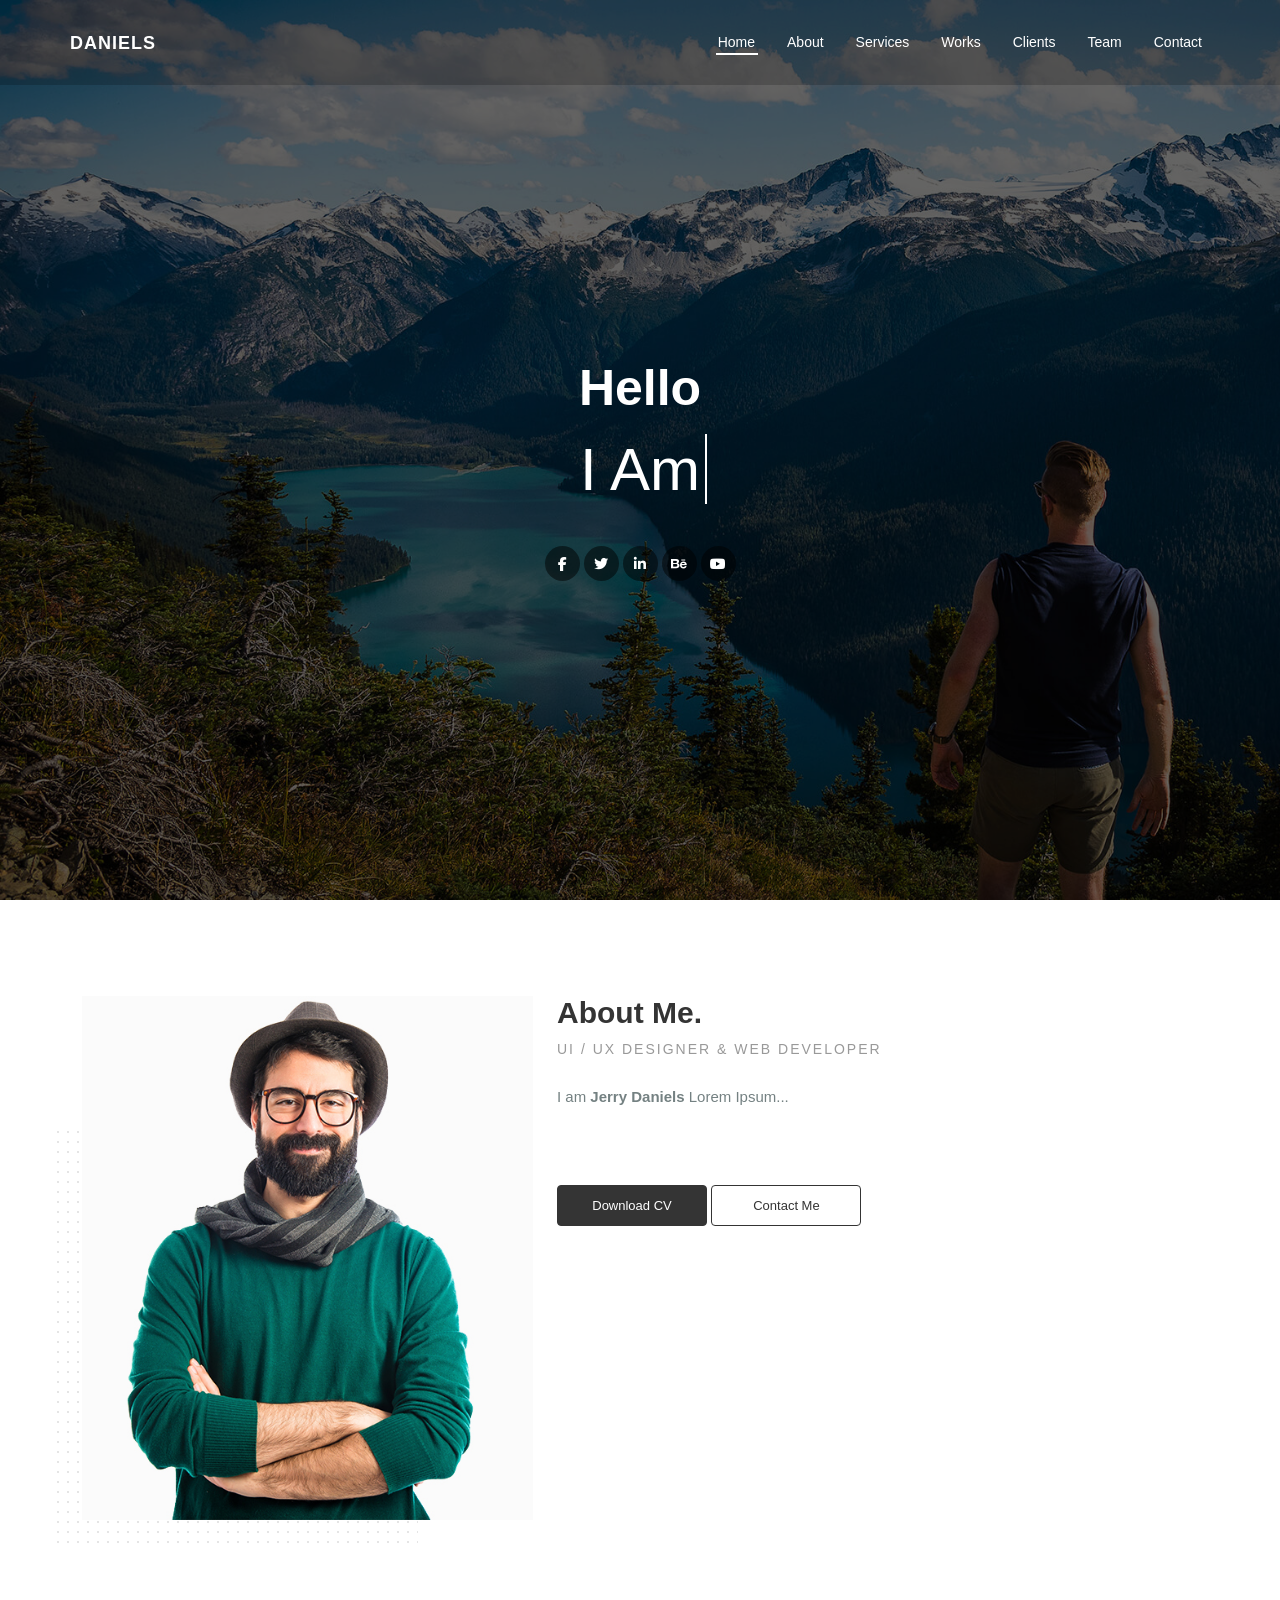
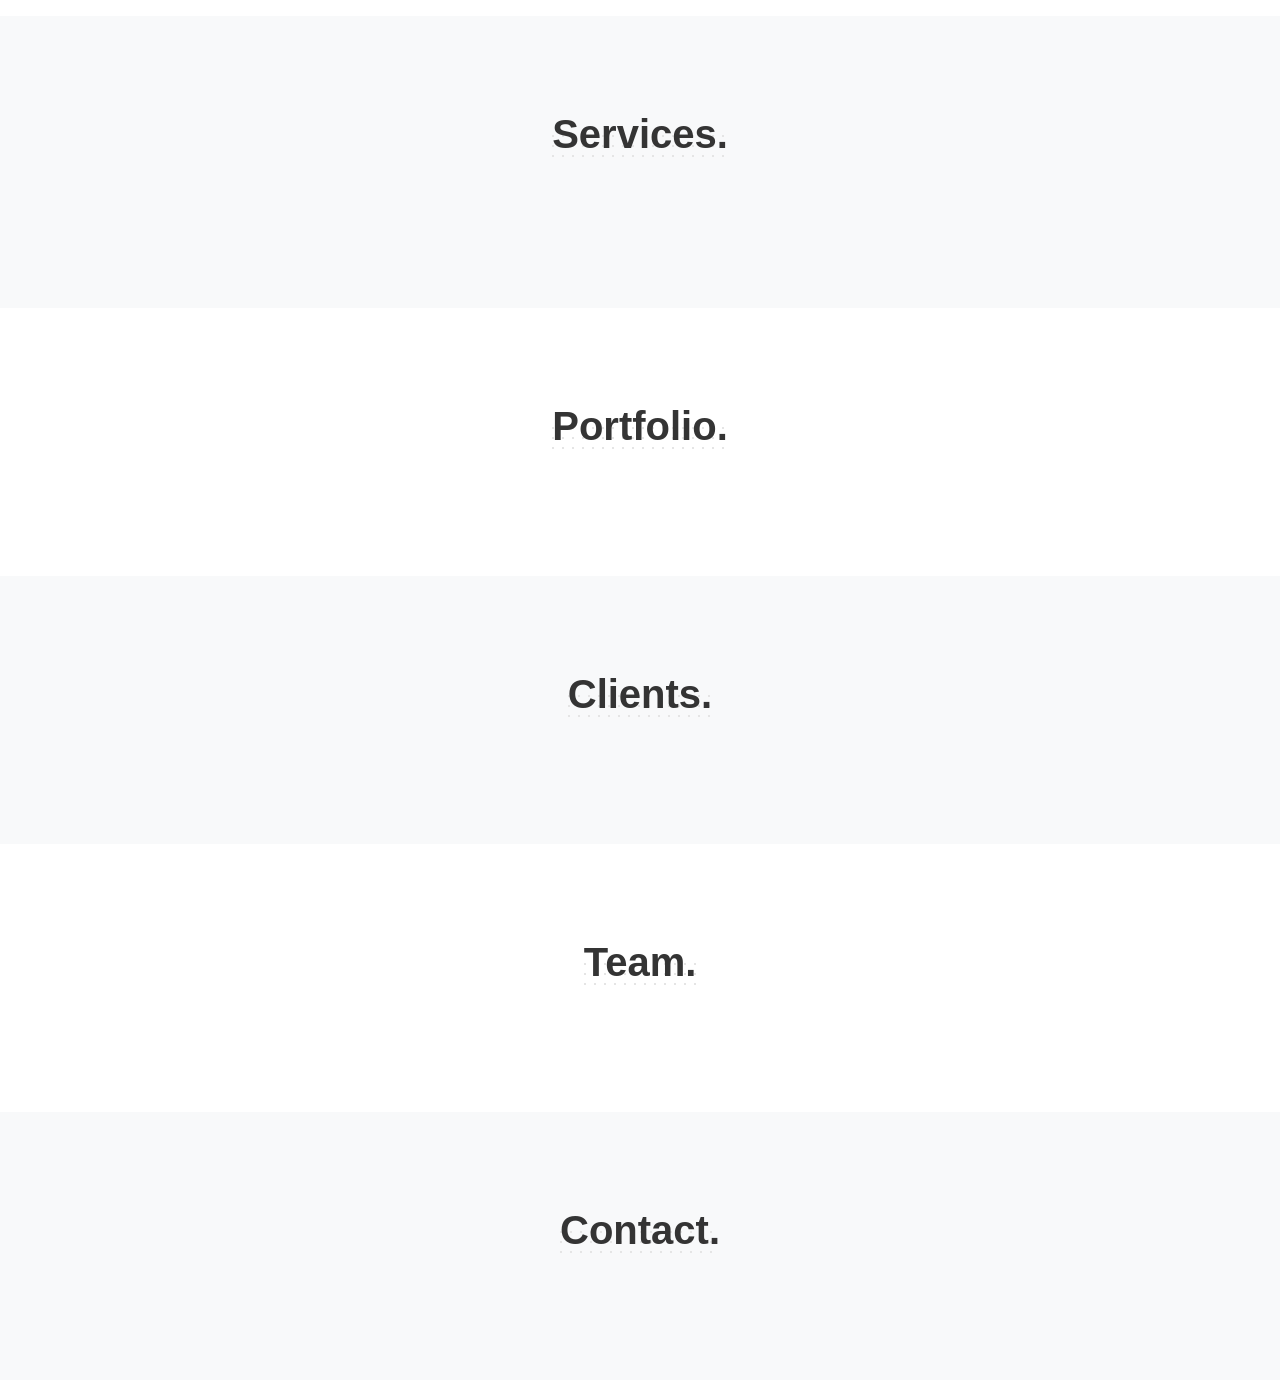
<file: try2.html>
<!DOCTYPE html>
<html lang="en">
<head>
  <meta charset="UTF-8" />
  <meta name="viewport" content="width=device-width, initial-scale=1.0" />
  <title>ScrollSpy Fixed</title>
  <link href="./css/bootstrap.min.css" rel="stylesheet" />
  <link href="./css/all.min.css" rel="stylesheet" />
  <link href="./css/style.css" rel="stylesheet" />
</head>
<body data-bs-spy="scroll" data-bs-target="#navbar-example" data-bs-offset="100" tabindex="0">
  <div class="loader d-flex justify-content-center align-items-center position-fixed top-0 start-0 end-0 bottom-0 bg-transparent z-2">
    <div class="first-spinner-container position-absolute z-2 bg-white top-0 start-0 end-0 h-50"></div>
    <div class="second-spinner-container position-absolute z-2 bg-white bottom-0 start-0 end-0 h-50"></div>
    <div class="spinner-border position-absolute z-3" role="status">
      <span class="visually-hidden">Loading...</span>
    </div>
  </div>
  <nav class="navbar navbar-expand-lg bg-nav-color fixed-top top-0 start-0 w-100 z-1" data-bs-theme="dark">
    <div class="container px-0 py-3">
      <a class="logo navbar-brand text-uppercase py-0" href="#">Daniels</a>
      <button class="navbar-toggler py-2" type="button" data-bs-toggle="collapse" data-bs-target="#navbarSupportedContent">
        <i class="fa-solid fa-bars text-white"></i>
      </button>
      <div class="collapse navbar-collapse" id="navbarSupportedContent">
        <ul class="navbar-nav ms-auto mb-2 mb-lg-0 gap-3" id="navbar-example">
          <li class="nav-item d-flex justify-content-center">
            <a class="nav-link position-relative active" aria-current="page" href="#home">Home</a>
          </li>
          <li class="nav-item d-flex justify-content-center">
            <a class="nav-link position-relative" href="#about">About</a>
          </li>
          <li class="nav-item d-flex justify-content-center">
            <a class="nav-link position-relative" href="#services">Services</a>
          </li>
          <li class="nav-item d-flex justify-content-center">
            <a class="nav-link position-relative" href="#works">Works</a>
          </li>
          <li class="nav-item d-flex justify-content-center">
            <a class="nav-link position-relative" href="#clients">Clients</a>
          </li>
          <li class="nav-item d-flex justify-content-center">
            <a class="nav-link position-relative" href="#team">Team</a>
          </li>
          <li class="nav-item d-flex justify-content-center">
            <a class="nav-link position-relative" href="#contact">Contact</a>
          </li>
        </ul>
      </div>
    </div>
  </nav>

  <section id="home">
    <div class="container-fluid hero-img position-relative top-0 z-n1">
      <div class="layer z-n1"></div>
      <div class="container d-flex flex-wrap align-items-center justify-content-center min-vh-100">
        <div class="hero-content text-center text-white">
          <p class="mb-2 pt-5">Hello</p>
          <h1 class="mb-0 text-capitalize position-relative z-0"> i am <span></span></h1>
          <div class="social-icons">
            <ul class="d-flex justify-content-center align-items-center gap-1 list-unstyled">
              <li class="bg-black bg-opacity-50 rounded-circle fa-sm"><a href="#"><i class="fa-brands fa-facebook-f text-white"></i></a></li>
              <li class="bg-black bg-opacity-50 rounded-circle fa-sm"><a href="#"><i class="fa-brands fa-twitter text-white"></i></a></li>
              <li class="bg-black bg-opacity-50 rounded-circle fa-sm"><a href="#"><i class="fa-brands fa-linkedin-in text-white"></i></a></li>
              <li class="bg-black bg-opacity-50 rounded-circle fa-sm"><a href="#"><i class="fa-brands fa-behance text-white"></i></a></li>
              <li class="bg-black bg-opacity-50 rounded-circle fa-sm"><a href="#"><i class="fa-brands fa-youtube text-white"></i></a></li>
            </ul>
          </div>
        </div>
      </div>
    </div>
  </section>

  <section id="about" class="py-5">
    <div class="container my-5">
      <div class="row g-4">
        <div class="col-lg-5">
          <div class="about-img position-relative">
            <img src="./imgs/hero.jpg" alt="about-img" class="w-100 position-relative z-0">
          </div>
        </div>
        <div class="col-lg-7">
          <div class="about-content">
            <h2 class="text-capitalize section-about-title">About Me.</h2>
            <span class="text-uppercase span-1">UI / UX Designer & Web Developer</span>
            <p class="mt-4 mb-1">I am <span class="span-2">Jerry Daniels</span> Lorem Ipsum...</p>
            <div class="about-skills pt-4">
              <!-- Progress bars here -->
            </div>
            <div class="buttons py-5">
              <button type="button" class="rounded-1 btn btn-download-custom px-3">Download CV</button>
              <button type="button" class="rounded-1 btn-contact-custom px-3">Contact Me</button>
            </div>
          </div>
        </div>
      </div>
    </div>
  </section>

  <section id="services" class="py-5 bg-body-tertiary">
    <div class="container my-5">
      <div class="section-title d-flex justify-content-center pb-4">
        <h2 class="text-capitalize position-relative section-titles z-0"> Services.</h2>
      </div>
      <div class="row g-4 pt-5">
        <!-- Service items here -->
      </div>
    </div>
  </section>

  <section id="works" class="py-5">
    <div class="container my-5">
      <div class="section-title d-flex justify-content-center pb-4">
        <h2 class="text-capitalize position-relative section-titles z-0"> Portfolio.</h2>
      </div>
    </div>
  </section>

  <section id="clients" class="py-5 bg-body-tertiary">
    <div class="container my-5">
      <div class="section-title d-flex justify-content-center pb-4">
        <h2 class="text-capitalize position-relative section-titles z-0"> Clients.</h2>
      </div>
    </div>
  </section>

  <section id="team" class="py-5">
    <div class="container my-5">
      <div class="section-title d-flex justify-content-center pb-4">
        <h2 class="text-capitalize position-relative section-titles z-0"> Team.</h2>
      </div>
    </div>
  </section>

  <section id="contact" class="py-5 bg-body-tertiary">
    <div class="container my-5">
      <div class="section-title d-flex justify-content-center pb-4">
        <h2 class="text-capitalize position-relative section-titles z-0"> Contact.</h2>
      </div>
    </div>
  </section>

  <script src="./js/bootstrap.bundle.min.js"></script>
</body>
</html>
</file>
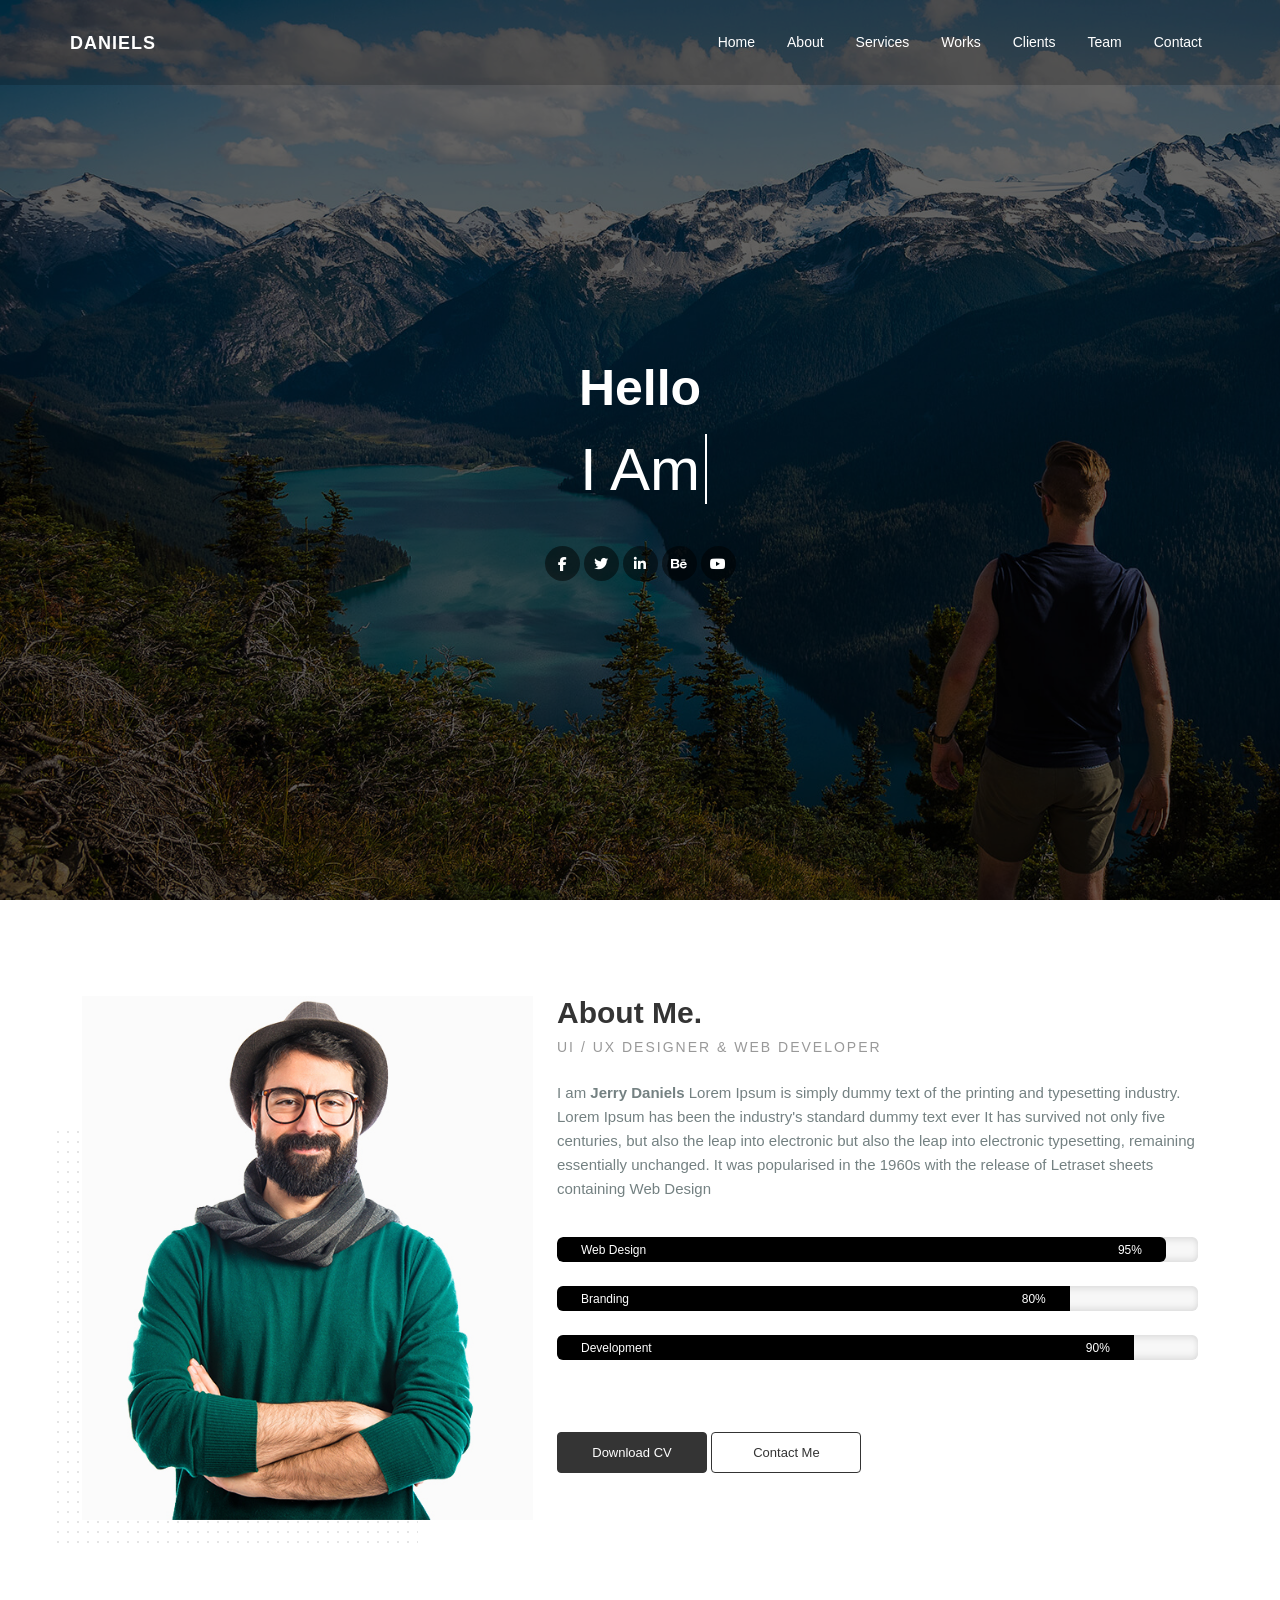
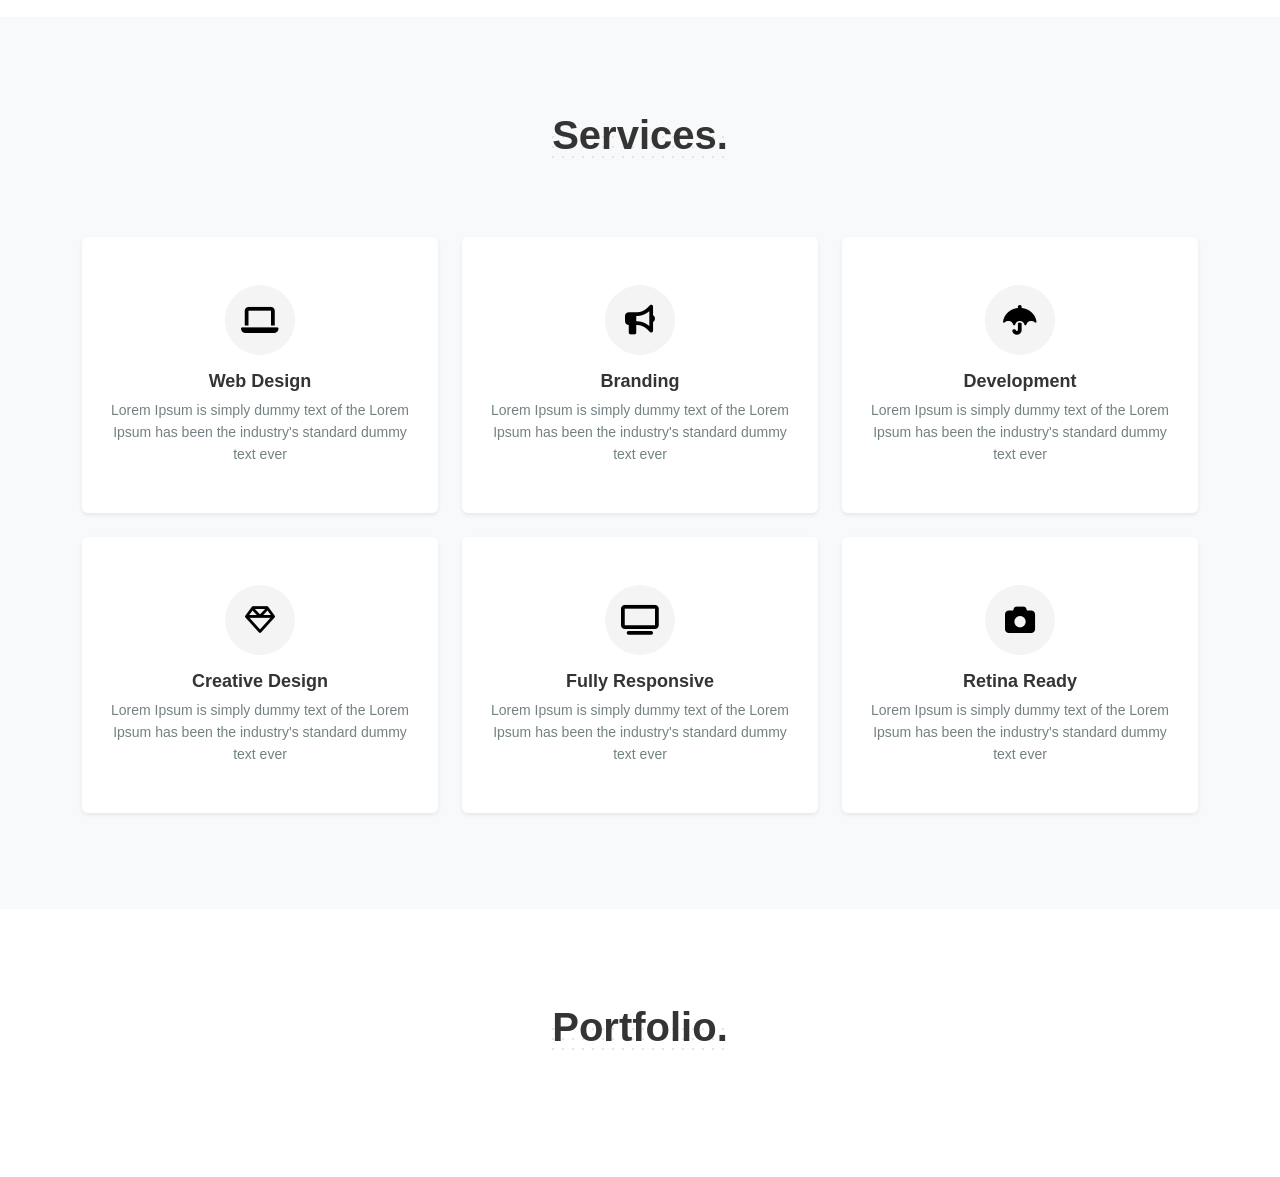
<file: try3.html>
<html>
    <head>
        <link rel="stylesheet" href="./css/all.min.css">
        <link rel="stylesheet" href="./css/bootstrap.min.css">
        <link rel="stylesheet" href="./css/style.css">
    </head>

    <body data-bs-spy="scroll" data-bs-target="#navbar-example" data-bs-offset="100" tabindex="0">
        <div class="loader d-flex justify-content-center align-items-center position-fixed top-0 start-0 end-0 bottom-0 bg-transparent z-2">
          <div class="first-spinner-container position-absolute z-2 bg-white top-0 start-0 end-0 h-50"></div>
          <div class="second-spinner-container position-absolute z-2 bg-white bottom-0 start-0 end-0 h-50"></div>
          <div class="spinner-border position-absolute z-3" role="status">
            <span class="visually-hidden">Loading...</span>
          </div>
        </div>
        <nav class="navbar navbar-expand-lg bg-nav-color fixed-top top-0 start-0 w-100 z-1" data-bs-theme="dark">
          <div class="container px-0 py-3">
            <a class="logo navbar-brand text-uppercase py-0" href="#">Daniels</a>
            <button class="navbar-toggler py-2" type="button" data-bs-toggle="collapse" data-bs-target="#navbarSupportedContent"
              aria-controls="navbarSupportedContent" aria-expanded="false" aria-label="Toggle navigation">
              <i class="fa-solid fa-bars text-white"></i>
            </button>
            <div class="collapse navbar-collapse " id="navbarSupportedContent">
              <ul class="navbar-nav ms-auto mb-2 mb-lg-0 gap-3" id="navbar-example">
                <li class="nav-item d-flex justify-content-center">
                  <a class="nav-link  position-relative active" aria-current="page" href="#home">Home</a>
                </li>
                <li class="nav-item d-flex justify-content-center">
                  <a class="nav-link position-relative" href="#about">About</a>
                </li>
                <li class="nav-item d-flex justify-content-center">
                  <a class="nav-link position-relative" href="#services">Services</a>
                </li>
                <li class="nav-item d-flex justify-content-center">
                  <a class="nav-link position-relative" href="#works">Works</a>
                </li>
                <li class="nav-item d-flex justify-content-center">
                  <a class="nav-link position-relative" href="#clients">Clients</a>
                </li>
                <li class="nav-item d-flex justify-content-center">
                  <a class="nav-link position-relative" href="#team">Team</a>
                </li>
                <li class="nav-item d-flex justify-content-center">
                  <a class="nav-link position-relative" href="#contact">Contact</a>
                </li>
              </ul>
            </div>
          </div>
        </nav>
        <section id="home">
          <div class="container-fluid hero-img position-relative top-0 z-n1">
            <div class="layer z-n1"></div>
            <div class="container d-flex flex-wrap align-items-center justify-content-center min-vh-100">
              <div class="hero-content text-center text-white">
                <p class="mb-2 pt-5">Hello</p>
                <h1 class="mb-0 text-capitalize position-relative z-0"> i am <span></span></h1>
                <div class="social-icons">
                  <ul class="d-flex justify-content-center align-items-center gap-1 list-unstyled ">
                    <li class="bg-black bg-opacity-50 rounded-circle fa-sm"><a href="#"><i class="fa-brands fa-facebook-f text-white"></i></a></li>
                    <li class="bg-black bg-opacity-50 rounded-circle fa-sm"><a href="#"><i class="fa-brands fa-twitter text-white"></i></a></li>
                    <li class="bg-black bg-opacity-50 rounded-circle fa-sm"><a href="#"><i class="fa-brands fa-linkedin-in text-white"></i></a></li>
                    <li class="bg-black bg-opacity-50 rounded-circle fa-sm"><a href="#"><i class="fa-brands fa-behance text-white"></i></a></li>
                    <li class="bg-black bg-opacity-50 rounded-circle fa-sm"><a href="#"><i class="fa-brands fa-youtube text-white"></i></a></li>
                  </ul>
                </div>
              </div>
            </div>
          </div>
        </section>
        <section id="about" class="py-5">
          <div class="container my-5">
            <div class="row g-4">
              <div class="col-lg-5">
                <div class="about-img position-relative">
                  <img src="./imgs/hero.jpg" alt="about-img" class="w-100 position-relative z-0">
                </div>
              </div>
              <div class="col-lg-7">
                <div class="about-content">
                  <h2 class="text-capitalize section-about-title">About Me.</h2>
                  <span class="text-uppercase span-1">UI / UX Designer & Web Developer</span>
                  <p class="mt-4 mb-1">I am <span class="span-2">Jerry Daniels</span> Lorem Ipsum is simply dummy text of the printing and typesetting industry. Lorem Ipsum has been the industry's standard dummy text ever It has survived not only five centuries, but also the leap into electronic but also the leap into electronic typesetting, remaining essentially unchanged. It was popularised in the 1960s with the release of Letraset sheets containing
                    Web Design</p>
                  <div class="about-skills pt-4">
                    <div class="progress rounded mt-2 mb-4" role="progressbar" aria-label="Basic example" aria-valuenow="75"
                      aria-valuemin="0" aria-valuemax="100" style="height: 25px">
                      <div class="progress-bar rounded" style="width: 95%">
                        <div class="d-flex justify-content-between px-4">
                          <span class="span-3">Web Design</span>
                          <span class="span-4">95%</span>
                        </div>
                      </div>
                    </div>
                    <div class="progress rounded mt-2 mb-4" role="progressbar" aria-label="Basic example" aria-valuenow="75"
                      aria-valuemin="0" aria-valuemax="100" style="height: 25px">
                      <div class="progress-bar" style="width: 80%">
                        <div class="d-flex justify-content-between px-4">
                          <span class="span-3">Branding</span>
                          <span class="span-4">80%</span>
                        </div>
                      </div>
                    </div>
                    <div class="progress rounded mt-2 mb-4" role="progressbar" aria-label="Basic example" aria-valuenow="75"
                      aria-valuemin="0" aria-valuemax="100" style="height: 25px">
                      <div class="progress-bar" style="width: 90%">
                        <div class="d-flex justify-content-between px-4">
                          <span class="span-3">Development</span>
                          <span class="span-4">90%</span>
                        </div>
                      </div>
                    </div>
                  </div>
                  <div class="buttons py-5">
                    <button type="button" class="rounded-1 btn btn-download-custom px-3">Download CV</button>
                    <button type="button" class="rounded-1 btn-contact-custom px-3">Contact Me</button>
                  </div>
                </div>
              </div>
            </div>
          </div>
        </section>
        <section id="services" class="py-5 bg-body-tertiary">
          <div class="container my-5">
            <div class="section-title d-flex justify-content-center pb-4">
              <h2 class="text-capitalize position-relative section-titles z-0"> Services.</h2>
            </div>
            <div class="row g-4 pt-5">
              <div class="col-lg-4">
                <div class="services-item bg-white shadow-sm rounded px-4 py-5 d-flex flex-column align-items-center">
                  <div class="services-icon icons-style mb-3 d-flex justify-content-center align-items-center rounded-circle">
                    <i class="fa-solid fa-laptop"></i>
                  </div>
                  <h3 class="text-capitalize">web design</h3>
                  <p class="mb-0 text-center">Lorem Ipsum is simply dummy text of the Lorem Ipsum has been the industry's standard dummy text ever</p>
                </div>
              </div>
      
              <div class="col-lg-4">
                <div class="services-item bg-white shadow-sm rounded px-4 py-5 d-flex flex-column align-items-center">
                  <div class="services-icon icons-style mb-3 d-flex justify-content-center align-items-center rounded-circle">
                    <i class="fa-solid fa-bullhorn"></i>
                  </div>
                  <h3 class="text-capitalize">Branding</h3>
                  <p class="mb-0 text-center">Lorem Ipsum is simply dummy text of the Lorem Ipsum has been the industry's standard dummy text ever</p>
                </div>
              </div>
      
              <div class="col-lg-4">
                <div class="services-item bg-white shadow-sm rounded px-4 py-5 d-flex flex-column align-items-center">
                  <div class="services-icon icons-style mb-3 d-flex justify-content-center align-items-center rounded-circle">
                    <i class="fa-solid fa-umbrella"></i>
                  </div>
                  <h3 class="text-capitalize">Development</h3>
                  <p class="mb-0 text-center">Lorem Ipsum is simply dummy text of the Lorem Ipsum has been the industry's standard dummy text ever</p>
                </div>
              </div>
      
              <div class="col-lg-4">
                <div class="services-item bg-white shadow-sm rounded px-4 py-5 d-flex flex-column align-items-center">
                  <div class="services-icon icons-style mb-3 d-flex justify-content-center align-items-center rounded-circle">
                    <i class="fa-regular fa-gem"></i>
                  </div>
                  <h3 class="text-capitalize">creative design</h3>
                  <p class="mb-0 text-center">Lorem Ipsum is simply dummy text of the Lorem Ipsum has been the industry's standard dummy text ever</p>
                </div>
              </div>
      
              <div class="col-lg-4">
                <div class="services-item bg-white shadow-sm rounded px-4 py-5 d-flex flex-column align-items-center">
                  <div class="services-icon icons-style mb-3 d-flex justify-content-center align-items-center rounded-circle">
                    <i class="fa-solid fa-tv"></i>
                  </div>
                  <h3 class="text-capitalize">Fully Responsive</h3>
                  <p class="mb-0 text-center">Lorem Ipsum is simply dummy text of the Lorem Ipsum has been the industry's standard dummy text ever</p>
                </div>
              </div>
      
              <div class="col-lg-4">
                <div class="services-item bg-white shadow-sm rounded px-4 py-5 d-flex flex-column align-items-center">
                  <div class="services-icon icons-style mb-3 d-flex justify-content-center align-items-center rounded-circle">
                    <i class="fa-solid fa-camera"></i>
                  </div>
                  <h3 class="text-capitalize">retina ready</h3>
                  <p class="mb-0 text-center">Lorem Ipsum is simply dummy text of the Lorem Ipsum has been the industry's standard dummy text ever</p>
                </div>
              </div>
            </div>
          </div>
        </section>
        <section id="" class="py-5">
          <div class="container my-5">
            <div class="section-title d-flex justify-content-center pb-4">
              <h2 class="text-capitalize position-relative section-titles z-0"> Portfolio.</h2>
            </div>
          </div>
        </section>
      
        <script src="./js/bootstrap.bundle.min.js"></script>
      </body>      
</html>
</file>
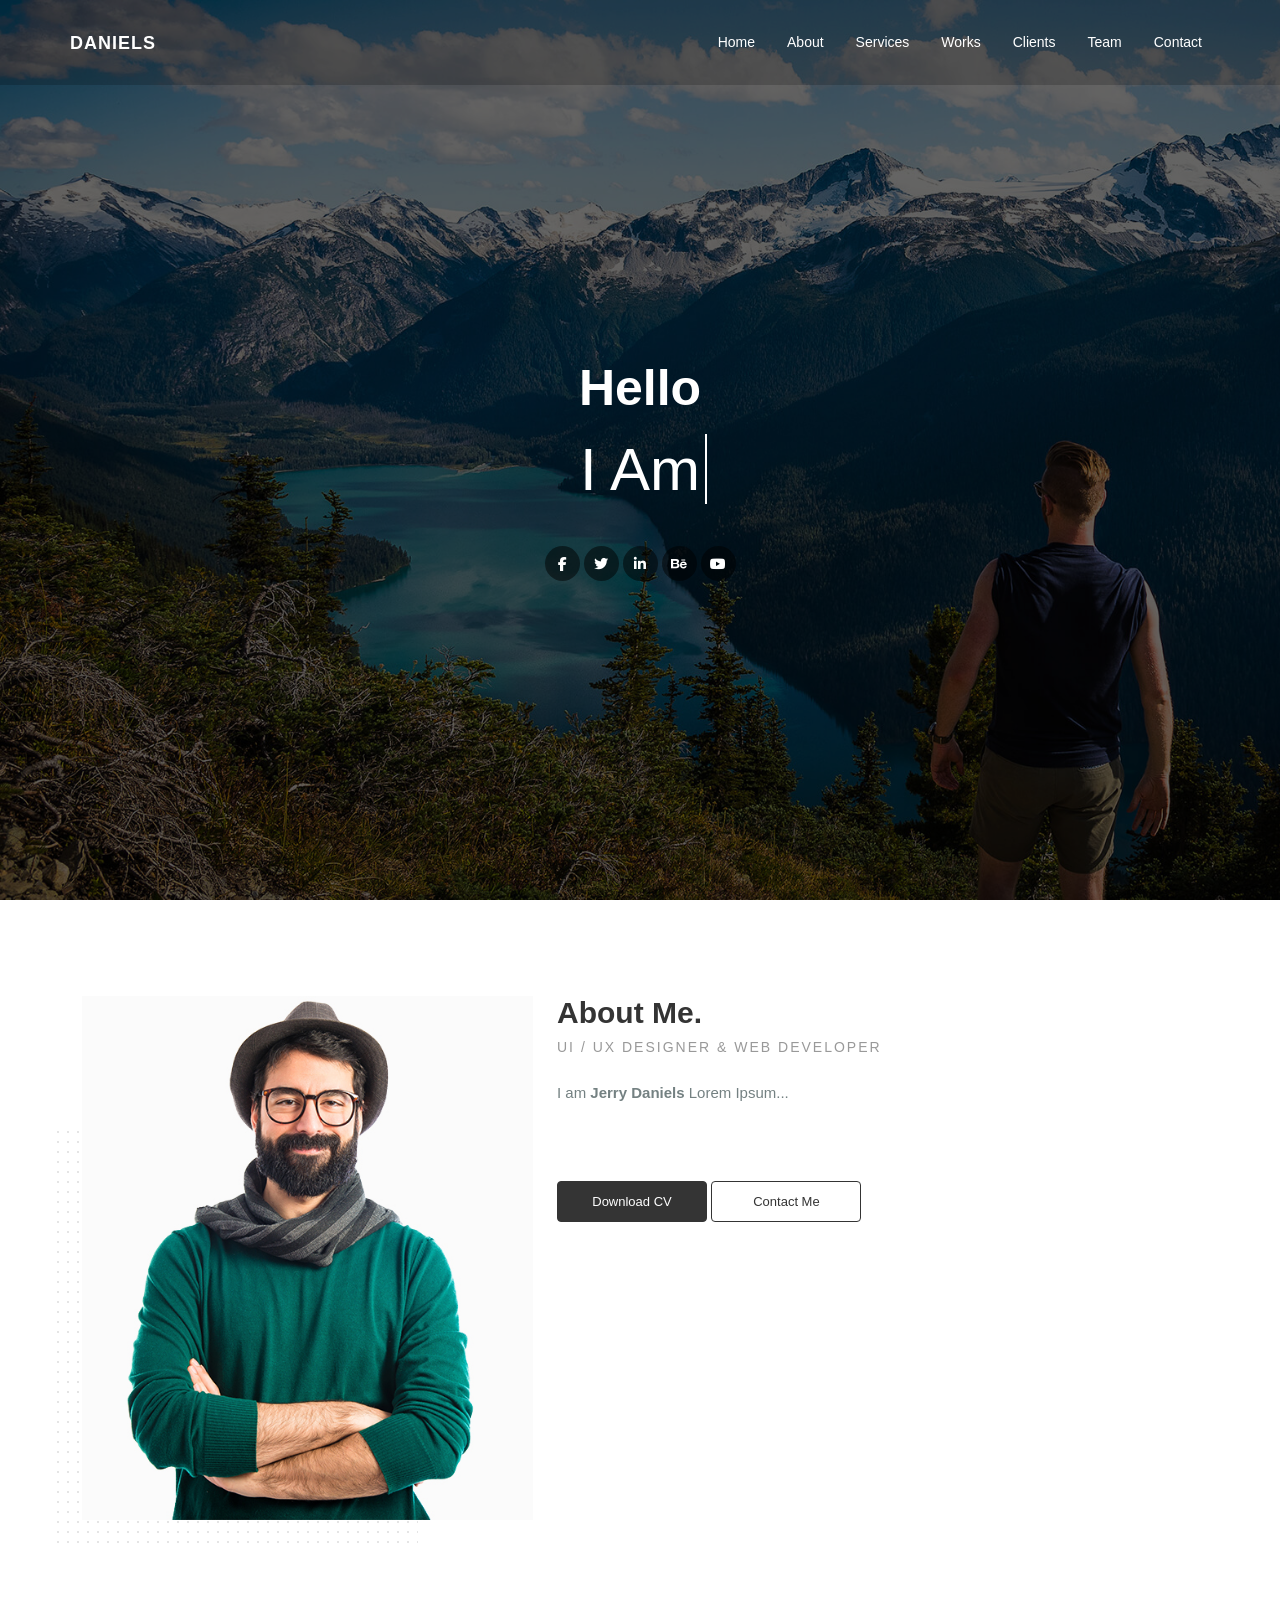
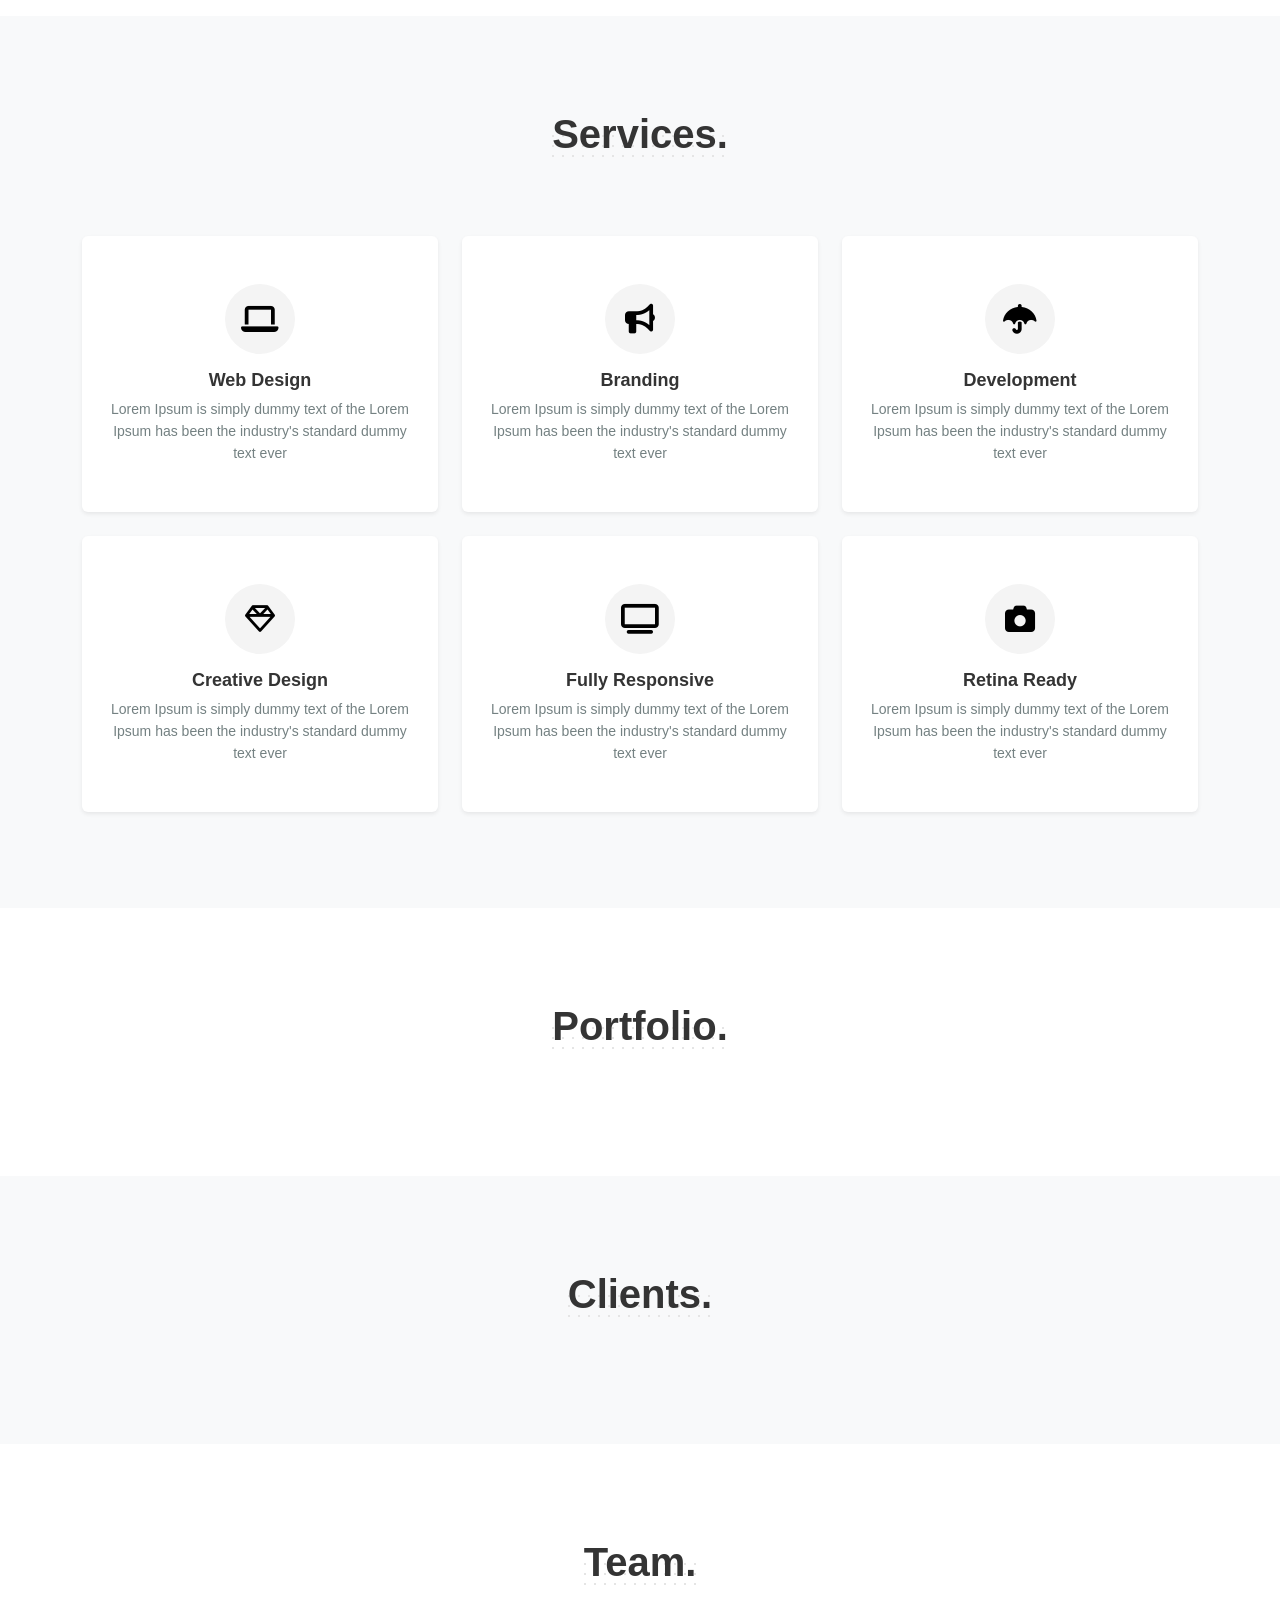
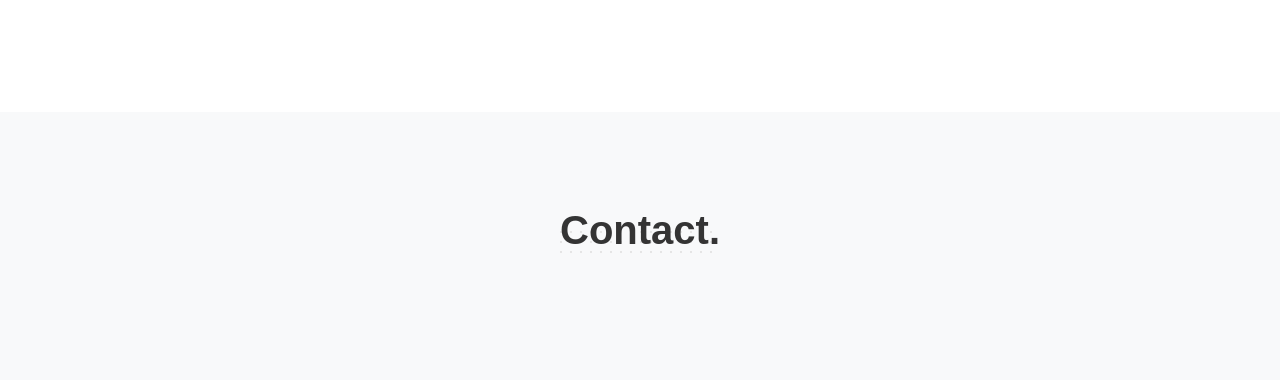
<file: try4.html>
<html lang="en">
<head>
  <link href="./css/bootstrap.min.css" rel="stylesheet" />
  <link href="./css/all.min.css" rel="stylesheet" />
  <link href="./css/style.css" rel="stylesheet" />
</head>
<body data-bs-spy="scroll" data-bs-target="#navbar-example" data-bs-offset="100" tabindex="0">
  <div class="loader d-flex justify-content-center align-items-center position-fixed top-0 start-0 end-0 bottom-0 bg-transparent z-2">
    <div class="first-spinner-container position-absolute z-2 bg-white top-0 start-0 end-0 h-50"></div>
    <div class="second-spinner-container position-absolute z-2 bg-white bottom-0 start-0 end-0 h-50"></div>
    <div class="spinner-border position-absolute z-3" role="status">
      <span class="visually-hidden">Loading...</span>
    </div>
  </div>
  <nav class="navbar navbar-expand-lg bg-nav-color fixed-top top-0 start-0 w-100 z-1" data-bs-theme="dark">
    <div class="container px-0 py-3">
      <a class="logo navbar-brand text-uppercase py-0" href="#">Daniels</a>
      <button class="navbar-toggler py-2" type="button" data-bs-toggle="collapse" data-bs-target="#navbarSupportedContent">
        <i class="fa-solid fa-bars text-white"></i>
      </button>
      <div class="collapse navbar-collapse" id="navbarSupportedContent">
        <ul class="navbar-nav ms-auto mb-2 mb-lg-0 gap-3" id="navbar-example">
          <li class="nav-item d-flex justify-content-center">
            <a class="nav-link position-relative active" aria-current="page" href="#home">Home</a>
          </li>
          <li class="nav-item d-flex justify-content-center">
            <a class="nav-link position-relative" href="#about">About</a>
          </li>
          <li class="nav-item d-flex justify-content-center">
            <a class="nav-link position-relative" href="#services">Services</a>
          </li>
          <li class="nav-item d-flex justify-content-center">
            <a class="nav-link position-relative" href="#works">Works</a>
          </li>
          <li class="nav-item d-flex justify-content-center">
            <a class="nav-link position-relative" href="#clients">Clients</a>
          </li>
          <li class="nav-item d-flex justify-content-center">
            <a class="nav-link position-relative" href="#team">Team</a>
          </li>
          <li class="nav-item d-flex justify-content-center">
            <a class="nav-link position-relative" href="#contact">Contact</a>
          </li>
        </ul>
      </div>
    </div>
  </nav>

  <section id="home">
    <div class="container-fluid hero-img position-relative top-0 z-n1">
      <div class="layer z-n1"></div>
      <div class="container d-flex flex-wrap align-items-center justify-content-center min-vh-100">
        <div class="hero-content text-center text-white">
          <p class="mb-2 pt-5">Hello</p>
          <h1 class="mb-0 text-capitalize position-relative z-0"> i am <span></span></h1>
          <div class="social-icons">
            <ul class="d-flex justify-content-center align-items-center gap-1 list-unstyled">
              <li class="bg-black bg-opacity-50 rounded-circle fa-sm"><a href="#"><i class="fa-brands fa-facebook-f text-white"></i></a></li>
              <li class="bg-black bg-opacity-50 rounded-circle fa-sm"><a href="#"><i class="fa-brands fa-twitter text-white"></i></a></li>
              <li class="bg-black bg-opacity-50 rounded-circle fa-sm"><a href="#"><i class="fa-brands fa-linkedin-in text-white"></i></a></li>
              <li class="bg-black bg-opacity-50 rounded-circle fa-sm"><a href="#"><i class="fa-brands fa-behance text-white"></i></a></li>
              <li class="bg-black bg-opacity-50 rounded-circle fa-sm"><a href="#"><i class="fa-brands fa-youtube text-white"></i></a></li>
            </ul>
          </div>
        </div>
      </div>
    </div>
  </section>

  <section id="about" class="py-5">
    <div class="container my-5">
      <div class="row g-4">
        <div class="col-lg-5">
          <div class="about-img position-relative">
            <img src="./imgs/hero.jpg" alt="about-img" class="w-100 position-relative z-0">
          </div>
        </div>
        <div class="col-lg-7">
          <div class="about-content">
            <h2 class="text-capitalize section-about-title">About Me.</h2>
            <span class="text-uppercase span-1">UI / UX Designer & Web Developer</span>
            <p class="mt-4 mb-1">I am <span class="span-2">Jerry Daniels</span> Lorem Ipsum...</p>
            <div class="about-skills pt-4">
              <!-- Progress bars here -->
            </div>
            <div class="buttons py-5">
              <button type="button" class="rounded-1 btn btn-download-custom px-3">Download CV</button>
              <button type="button" class="rounded-1 btn-contact-custom px-3">Contact Me</button>
            </div>
          </div>
        </div>
      </div>
    </div>
  </section>

  <section id="services" class="py-5 bg-body-tertiary">
    <div class="container my-5">
      <div class="section-title d-flex justify-content-center pb-4">
        <h2 class="text-capitalize position-relative section-titles z-0"> Services.</h2>
      </div>
      <div class="row g-4 pt-5">
        <div class="col-lg-4">
            <div class="services-item bg-white shadow-sm rounded px-4 py-5 d-flex flex-column align-items-center">
                <div class="services-icon icons-style mb-3 d-flex justify-content-center align-items-center rounded-circle">
                  <i class="fa-solid fa-laptop"></i>
                </div>
                <h3 class="text-capitalize">web design</h3>
                <p class="mb-0 text-center">Lorem Ipsum is simply dummy text of the Lorem Ipsum has been the industry's standard dummy text ever</p>
            </div>
        </div>
        
        <div class="col-lg-4">
          <div class="services-item bg-white shadow-sm rounded px-4 py-5 d-flex flex-column align-items-center">
              <div class="services-icon icons-style mb-3 d-flex justify-content-center align-items-center rounded-circle">
                <i class="fa-solid fa-bullhorn"></i>
              </div>
              <h3 class="text-capitalize">Branding</h3>
              <p class="mb-0 text-center">Lorem Ipsum is simply dummy text of the Lorem Ipsum has been the industry's standard dummy text ever</p>
          </div>
      </div>

      <div class="col-lg-4">
        <div class="services-item bg-white shadow-sm rounded px-4 py-5 d-flex flex-column align-items-center">
            <div class="services-icon icons-style mb-3 d-flex justify-content-center align-items-center rounded-circle">
              <i class="fa-solid fa-umbrella"></i>
            </div>
            <h3 class="text-capitalize">Development</h3>
            <p class="mb-0 text-center">Lorem Ipsum is simply dummy text of the Lorem Ipsum has been the industry's standard dummy text ever</p>
        </div>
    </div>
    <div class="col-lg-4">
      <div class="services-item bg-white shadow-sm rounded px-4 py-5 d-flex flex-column align-items-center">
          <div class="services-icon icons-style mb-3 d-flex justify-content-center align-items-center rounded-circle">
            <i class="fa-regular fa-gem"></i>
          </div>
          <h3 class="text-capitalize">creative design</h3>
          <p class="mb-0 text-center">Lorem Ipsum is simply dummy text of the Lorem Ipsum has been the industry's standard dummy text ever</p>
      </div>
  </div>
  <div class="col-lg-4">
    <div class="services-item bg-white shadow-sm rounded px-4 py-5 d-flex flex-column align-items-center">
        <div class="services-icon icons-style mb-3 d-flex justify-content-center align-items-center rounded-circle">
          <i class="fa-solid fa-tv"></i>
        </div>
        <h3 class="text-capitalize">Fully Responsive</h3>
        <p class="mb-0 text-center">Lorem Ipsum is simply dummy text of the Lorem Ipsum has been the industry's standard dummy text ever</p>
    </div>
</div>
<div class="col-lg-4">
  <div class="services-item bg-white shadow-sm rounded px-4 py-5 d-flex flex-column align-items-center">
      <div class="services-icon icons-style mb-3 d-flex justify-content-center align-items-center rounded-circle">
        <i class="fa-solid fa-camera"></i>
      </div>
      <h3 class="text-capitalize">retina ready</h3>
      <p class="mb-0 text-center">Lorem Ipsum is simply dummy text of the Lorem Ipsum has been the industry's standard dummy text ever</p>
  </div>
</div>

        
      </div>
    </div>
  </section>

  <section id="works" class="py-5">
    <div class="container my-5">
      <div class="section-title d-flex justify-content-center pb-4">
        <h2 class="text-capitalize position-relative section-titles z-0"> Portfolio.</h2>
      </div>
    </div>
  </section>

  <section id="clients" class="py-5 bg-body-tertiary">
    <div class="container my-5">
      <div class="section-title d-flex justify-content-center pb-4">
        <h2 class="text-capitalize position-relative section-titles z-0"> Clients.</h2>
      </div>
    </div>
  </section>

  <section id="team" class="py-5">
    <div class="container my-5">
      <div class="section-title d-flex justify-content-center pb-4">
        <h2 class="text-capitalize position-relative section-titles z-0"> Team.</h2>
      </div>
    </div>
  </section>

  <section id="contact" class="py-5 bg-body-tertiary">
    <div class="container my-5">
      <div class="section-title d-flex justify-content-center pb-4">
        <h2 class="text-capitalize position-relative section-titles z-0"> Contact.</h2>
      </div>
    </div>
  </section>

  <script src="./js/bootstrap.bundle.min.js"></script>
</body>
</html>
</file>
<file: css/style.css>
/* for all css */
h1,h2,h3,h4,h5,h6{
    font-family: 'Montserrat', sans-serif;
}
body{
    font-family: 'Poppins', sans-serif;
    font-weight: 400;
}
.section-title h2{
    font-weight: 900;
    font-size: 40px;
    color: #343434;
    line-height: 44px;
}
.section-title h2::before{
    content: "";
    width: 100%;
    height: 60%;
    position: absolute;
    bottom: -5px;
    left: 0;
    background-image: url(../imgs/dots.png);
    background-repeat: repeat;
    z-index: -1;
}

/* loading at first */
.spinner-border {
    --bs-spinner-width: 3rem;
    --bs-spinner-height: 3rem;
    --bs-spinner-border-width: .70em;
    --bs-spinner-animation-speed: 0.75s;
    border: var(--bs-spinner-border-width) solid #ccc;
    border-right-color: #212529;
    animation: var(--bs-spinner-animation-speed) linear infinite var(--bs-spinner-animation-name), spinner-disappear 1s 1s linear forwards;
}

@keyframes spinner-disappear{
    0%{
        opacity: 1;
    }
    100%{
        opacity: 0;
    }
}
.first-spinner-container{
    animation: upword-move 1s 1s linear forwards;
}
@keyframes upword-move{
     0%{
        transform: translateY(0);
        opacity: 1;

     }
     100%{
        transform: translateY(-100%);
        opacity: 0.5;
     }
}
.second-spinner-container{
    animation: downword-move 1s 1s linear forwards;
}
@keyframes downword-move{
    0%{
       transform: translateY(0);
       opacity: 1;
    }
    100%{
       transform: translateY(100%);
       opacity: 0.5;
    }
}
.loader {
    pointer-events: all;
    animation: hide-loader 1s 1s linear forwards;
}
@keyframes hide-loader {
    0% { opacity: 1; pointer-events: all; }
    100% { opacity: 0; pointer-events: none; visibility: hidden; }
}
/* navbar */
.navbar .logo{
    font-family: 'Montserrat', sans-serif;
    font-size: 1.125rem;
    font-weight: 800;
    letter-spacing: 1px;
    line-height: 24px ;
}
.bg-nav-color{
    background-color: rgba(0, 0, 0, 0.185);
}
.navbar-nav {
    font-size: 0.875rem;
}
.navbar[data-bs-theme=dark] {
    --bs-navbar-color: rgba(255, 255, 255);
    --bs-navbar-hover-color: rgba(255, 255, 255);
    --bs-navbar-active-color: #fff;
    --bs-navbar-brand-color: #fff;
    --bs-navbar-brand-hover-color: #fff;
}
.navbar-nav .nav-link.active::after{
    content: "";
    position: absolute;
    z-index: 0;
    width: 0;
    height: 2px;
    bottom: 6px;
    left: 6px;
    background-color: #fff;
    animation: width 0.5s ease-in forwards;
}
.navbar-nav a{
    width: fit-content;
}
@keyframes width {
    0%{
        width: 0;
    }
    100%{
        width: 80%;
    }
}
.navbar-toggler{
    color: #fff;
}


/* hero section */
.hero-img{
    background-image: url(../imgs/bg.jpg);
    background-size: cover;
    background-position: left center;
    background-attachment: fixed;
}
.layer{
    position: absolute;
    top: 0;
    left: 0;
    width: 100%;
    height: 100%;
    background-color: rgba(0, 0, 0, 0.6);
}

.hero-content h1::after{
    content: "";
    position: absolute;
    z-index: 0;
    width: 2px;
    height: 70px;
    margin-left: 5px;
    background-color: #fff;
}
.hero-content h1 span::after{
    content: "";
    animation: typing 10s infinite;
}
@keyframes typing {
    0% { content: "D"; }
    2% { content: "De"; }
    4%{ content: "Dev"; }
    6%{ content: "Deve"; }
    8% { content: "Devel"; }
    10% { content: "Develo"; }
    12% { content: "Develop"; }
    14% { content: "Develope"; }
    16% { content: "Developer"; }
    18% { content: "Develope"; }
    20% { content: "Develo"; }
    22% { content: "Devel"; }
    24%{ content: "Deve"; }
    26% { content: "Dev"; }
    28% { content: "De"; }
    30% { content: "D"; }
    32% { content: ""; }
    34% { content: "D"; }
    36% { content: "De"; }
    38% { content: "Des"; }
    40% { content: "Desi"; }
    42% { content: "Desig"; }
    44% { content: "Design"; }
    46% { content: "Designe"; }
    48% { content: "Designer"; }
    50% { content: "Design"; }
    52% { content: "Desig"; }
    54% { content: "Desi"; }
    56% { content: "Des"; }
    58% { content: "De"; }
    60% { content: ""; }
    62% { content: "L"; }
    64% { content: "La"; }
    66% { content: "Lar"; }
    68% { content: "Larr"; }
    70% { content: "Larry"; }
    72% { content: "Larry "; }
    74% { content: "Larry D"; }
    76% { content: "Larry Da"; }
    78% { content: "Larry Dan"; }
    80% { content: "Larry Dani"; }
    82% { content: "Larry Danie"; }
    84% { content: "Larry Daniel"; }
    86% { content: "Larry Daniels"; }
    88% { content: "Larry Daniel"; }
    90% { content: "Larry Dani"; }
    92% { content: "Larry Da"; }
    93% { content: "Larry D"; }
    94% { content: "Larry "; }
    95% { content: "Larry"; }
    96% { content: "Larr"; }
    97% { content: "Lar"; }
    98% { content: "La"; }
    99% { content: "L"; }
    100% { content: ""; }
}
#home p{
    font-size: 50px;
    font-weight: 800;
}
#home h1{
    font-size: 60px;
    font-weight: 200;
    line-height: 72px;
}
#home h1 span{
    font-weight: 400;

}
.social-icons{
    margin-top: 40px;
}
.social-icons ul li{
    width: 35px;
    height: 35px;
    display: flex;
    justify-content: center;
    align-items: center;
}

/* about section */
.section-about-title{
    font-weight: 800;
    font-size: 30px;
    line-height: 33px;
    color: #343434;
}

#about .about-img::before{
    content: "";
    width: 80%;
    height: 80%;
    position: absolute;
    left: -25px;
    bottom: -30px;
    background-image: url(../imgs/dots.png);
    background-repeat: repeat;
    z-index: 0;
}
.about-content .span-1{
    font-size: 14px;
    line-height: 20px;
    letter-spacing: 2px;
    color:#999;
}
.about-content p{
    font-size: 15px;
    line-height: 24px;
    color: #748182;
}
.about-content .span-2{
    font-size: 15px;
    font-weight: 700;
    line-height: 24px;
}
.progress{
    --bs-progress-bar-bg: #000;
    --bs-progress-bg: #f7f7f7;
    box-shadow:
    inset 0 4px 6px rgba(0, 0, 0, 0.062),   /* Top shadow */
    inset 4px 0 6px rgba(0, 0, 0, 0.062),   /* Left shadow */
    inset 0 -4px 6px rgba(0, 0, 0, 0.062);  /* Bottom shadow */

} 
.web-bar-animation{
    animation: web-progress 1s 3s ease-in forwards;
    opacity: 1;
}
@keyframes web-progress{
    0%{
        width: 25%;
    }
    100%{
        width: 95%;
    }
}
.brand-bar-animation{
    animation: brand-progress 1s 3s ease-in forwards;
    opacity: 1;
}
@keyframes brand-progress{
    0%{
        width: 25%;
    }
    100%{
        width: 80%;
    }
}
.develop-bar-animation{
    animation: develop-progress 1s 3s ease-in forwards;
    opacity: 1;
}
@keyframes develop-progress{
    0%{
        width: 25%;
    }
    100%{
        width: 90%;
    }
    
}
.btn-download-custom{
    background-color: #343434;
    width: 150px;
    color: #fff;
    border: 1px solid #343434;
    transition: 0.5s;
    font-size: 13px;
    line-height: 19px;
    padding: 10px 24px;
}
.btn-download-custom:hover{
    border-color: #343434 !important;
}
.btn-contact-custom{
    width: 150px;
    background-color: #fff;
    color:#343434;
    border: 1px solid #343434;
    transition: 0.5s;
    font-size: 13px;
    line-height: 19px;
    padding: 10px 24px;
}
.btn-contact-custom:hover{  
    background-color: #343434 !important;
    color: #fff !important;
    border-color: #343434 !important;
}
/* service section */

.icons-style{
    font-size: 30px;
    color: #000;
    width: 70px;
    height: 70px;
    background: #f4f4f4;   
    transition: 0.5s; 
}
.services-item:hover .icons-style{
    color: #eee;
    background: #000;
}
.services-item h3{
    font-size: 18px;
    line-height: 20px;
    font-weight: 800;
    color: #343434;
}  
.services-item p{
    font-size: 14px;
    line-height: 22px;
    color: #748182;
} 

/* portfolio section */
.nav-pills .nav-link.active {
    color: #343434;
    background-color: #ffffff;
}
.nav-pills .nav-link.active::before{
    content: "";
    width: 0;
    height: 2px;
    position: absolute;
    left: 0;
    bottom: 0;
    background-color: #343434;
    animation: clicked-nav 0.5s ease-in-out forwards;
    
}
@keyframes clicked-nav {
    0%{
        width: 0;
    }
    100%{
        width: 100%;
    }
}
.portfolio .nav-link {
    color: #343434;
}
.portfolio .nav-link:hover {
    color: #343434;
}
.portfolio-nav-item{
    font-weight: 700;
    font-size: 16px;
    line-height: 23px;
}
.inner-content h3{
    font-weight: 700;
    font-size: 12px;
    letter-spacing: 2px;
    line-height: 13px;
    color: #343434;
    margin-bottom: 30px;
    transition: 0.5s;
}
.portfolio-item:hover h3{
    margin-bottom:15px ;
}
.overlayer{
    content: "";
    position: absolute;
    top: 3%;
    left: 1.5%;
    width: 97%;
    height: 97%;
    visibility: hidden;
    background-color:#fff;
    z-index: 0;
    transition: 0.5s;
    opacity: 0.1;
    
}
.portfolio-item:hover .overlayer{
    top: 1.5%;
    visibility: visible;
    opacity: 0.95;
}
.layer-icons span{
    width: 30px;
    height: 30px;
    font-size: 12px;
    color: #eee;
    line-height: 28px;
    transition: 0.5s;
    border: 1px solid #000;
    background: #000;
    
}
.layer-icons span:hover{
    background: #eee;
    color: #000;
}

/* client section */
.client-img{
    width: 100px;
    height: 100px;
}
.client-text p{
    font-size: 15px;
    line-height: 24px;
    color: #748182;
}
.client-text h3{
    font-size: 16px;
    line-height: 18px;
    font-weight: 600;
    color: #343434;
}
.client-text span{
    font-size: 12px;
    line-height: 17px;
    font-weight: 600;
    color: #888;
}
.carousel-indicators {
    bottom: -25px;
    z-index: 0;
}
.carousel-indicators [data-bs-target] {
    width: 10px;
    height: 10px;
    border-radius: 50%;
    background-color: #748182;
    transition: 0.5s;
}

.carousel-indicators [data-bs-target]:hover{
    background-color: #748182 !important;
    opacity: 1 !important;

}

/* indicator section */
.indicator-icon i{
    font-size: 30px;
    line-height: 30px;
    color: #343434;
}
.indicator-container h3{
    font-size: 30px;
    line-height: 33px;
    font-weight: 900;
    color: #343434;
}
.indicator-container p{
    font-size: 15px;
    line-height: 24px;
    font-weight: 600;
    color: #748182;
}

/* team section */
.team-container{
   background-color: rgba(52, 52, 52, 0.8);
}
.social-protofolio{
    content: "";
    width: 97%;
    height: 97%;
    top: 1.5%;
    left: 1.5%;
    opacity: 0;
    transform: scale(0.3) rotateY(180deg);
    transition:all 0.5s ease-in-out;

}
img{
    transition:all 0.5s ease-in-out;
}
.team-container:hover img{
    transform: scale(1.2);
}
.team-container:hover .social-protofolio{
    opacity: 1;
    transform: scale(1) rotateY(0deg);
}
.team-text h3{
    font-size: 25px;
    line-height: 28px;
    font-weight: 500;
}
.team-text p{
    font-size: 20px;
    line-height: 22px;
    font-weight: 700;
}
.social-icons span{
    width: 40px;
    height: 40px;
    font-size: 20px;
    color: #fff;
    line-height: 20px;
    transition: 0.5s;
    border: 1px solid #000;
    background: #000;
}
.social-icons span:hover{
    background: #fff;
    color: #000;
}
/* contact section */
.contact-icon{
    width: 60px;
    height: 60px;
    font-size: 25px;
    color: #000;
    line-height: 25px;
    transition: 0.5s;
    border: 1px solid #eee;
    background: #eee;
}
.contact-icon:hover{
    background: #000;
    color: #eee;
    border-color: #000;
}
.contact-container h3{
    font-size: 16px;
    line-height: 18px;
    font-weight: 700;
    color: #343434;
}
.contact-container p{
    font-size: 15px;
    line-height: 24px;
    color: #748182;
}

.form-control:focus {
    background-color: #f4f4f4;
    outline: 0;
    border: none;
    color: #343434;
    box-shadow: 0 0 0 0
}
.form-control{
    background-color: #f4f4f4;
    line-height: 20px;
    font-size: 14px;
    border: none;
}
.btn-submit{
    width: 130px;
}

/* footer */
.inner-footer{
    background-color: #343434;
    color: #748182;
}
.inner-footer p{
    font-size: 13px;
    line-height: 21px;
}
</file>
